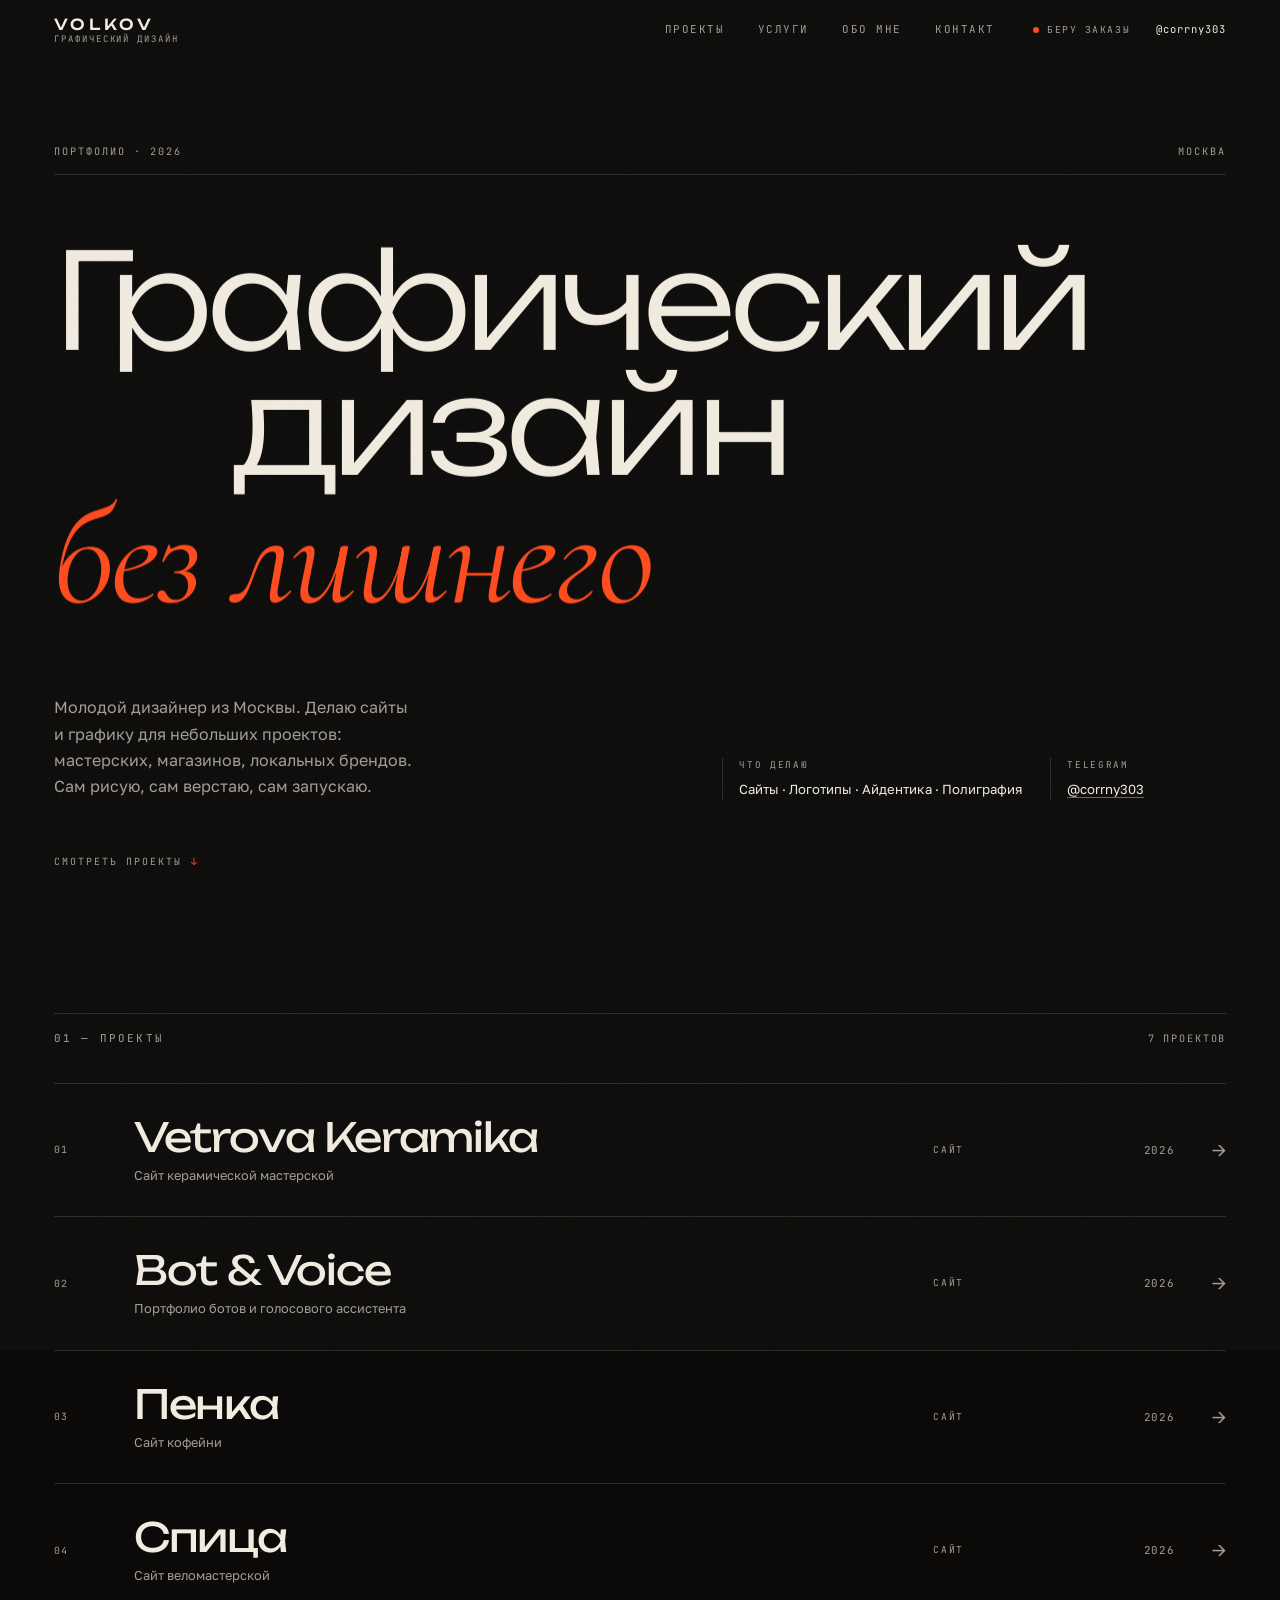
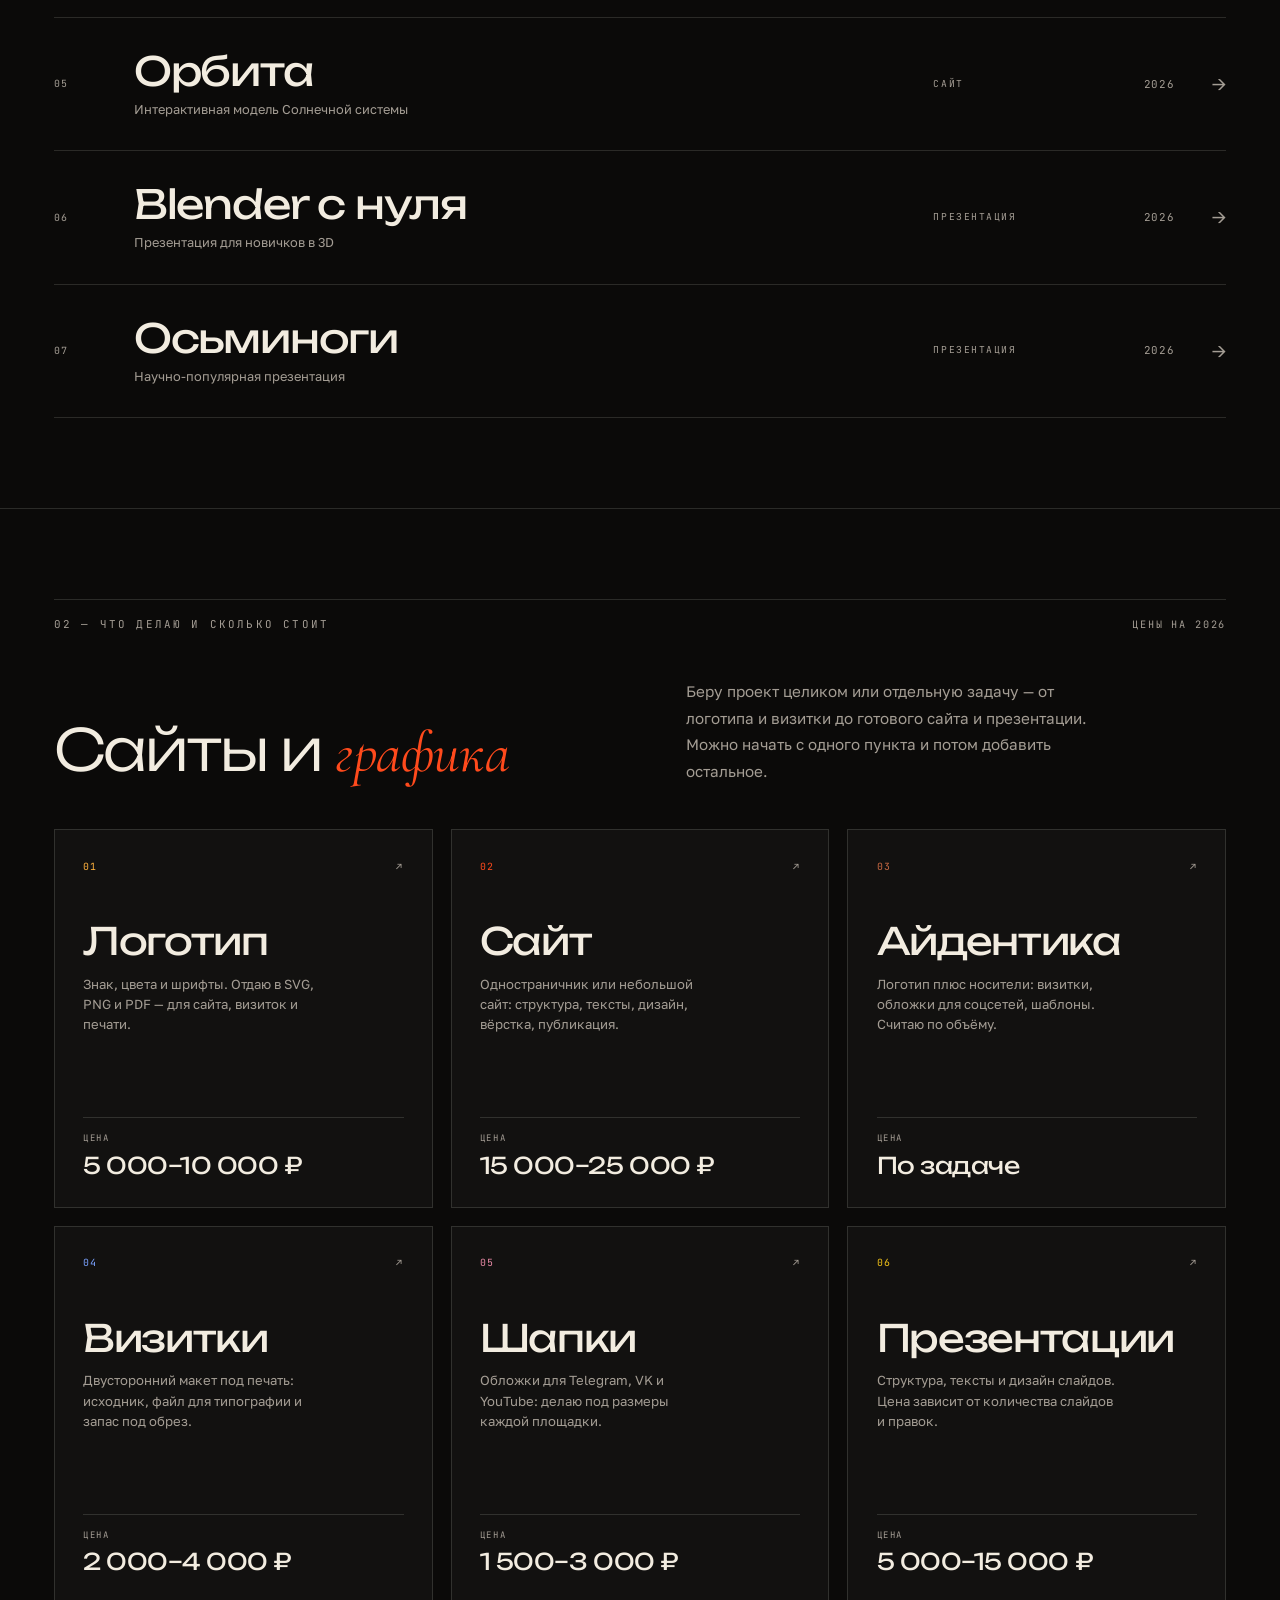
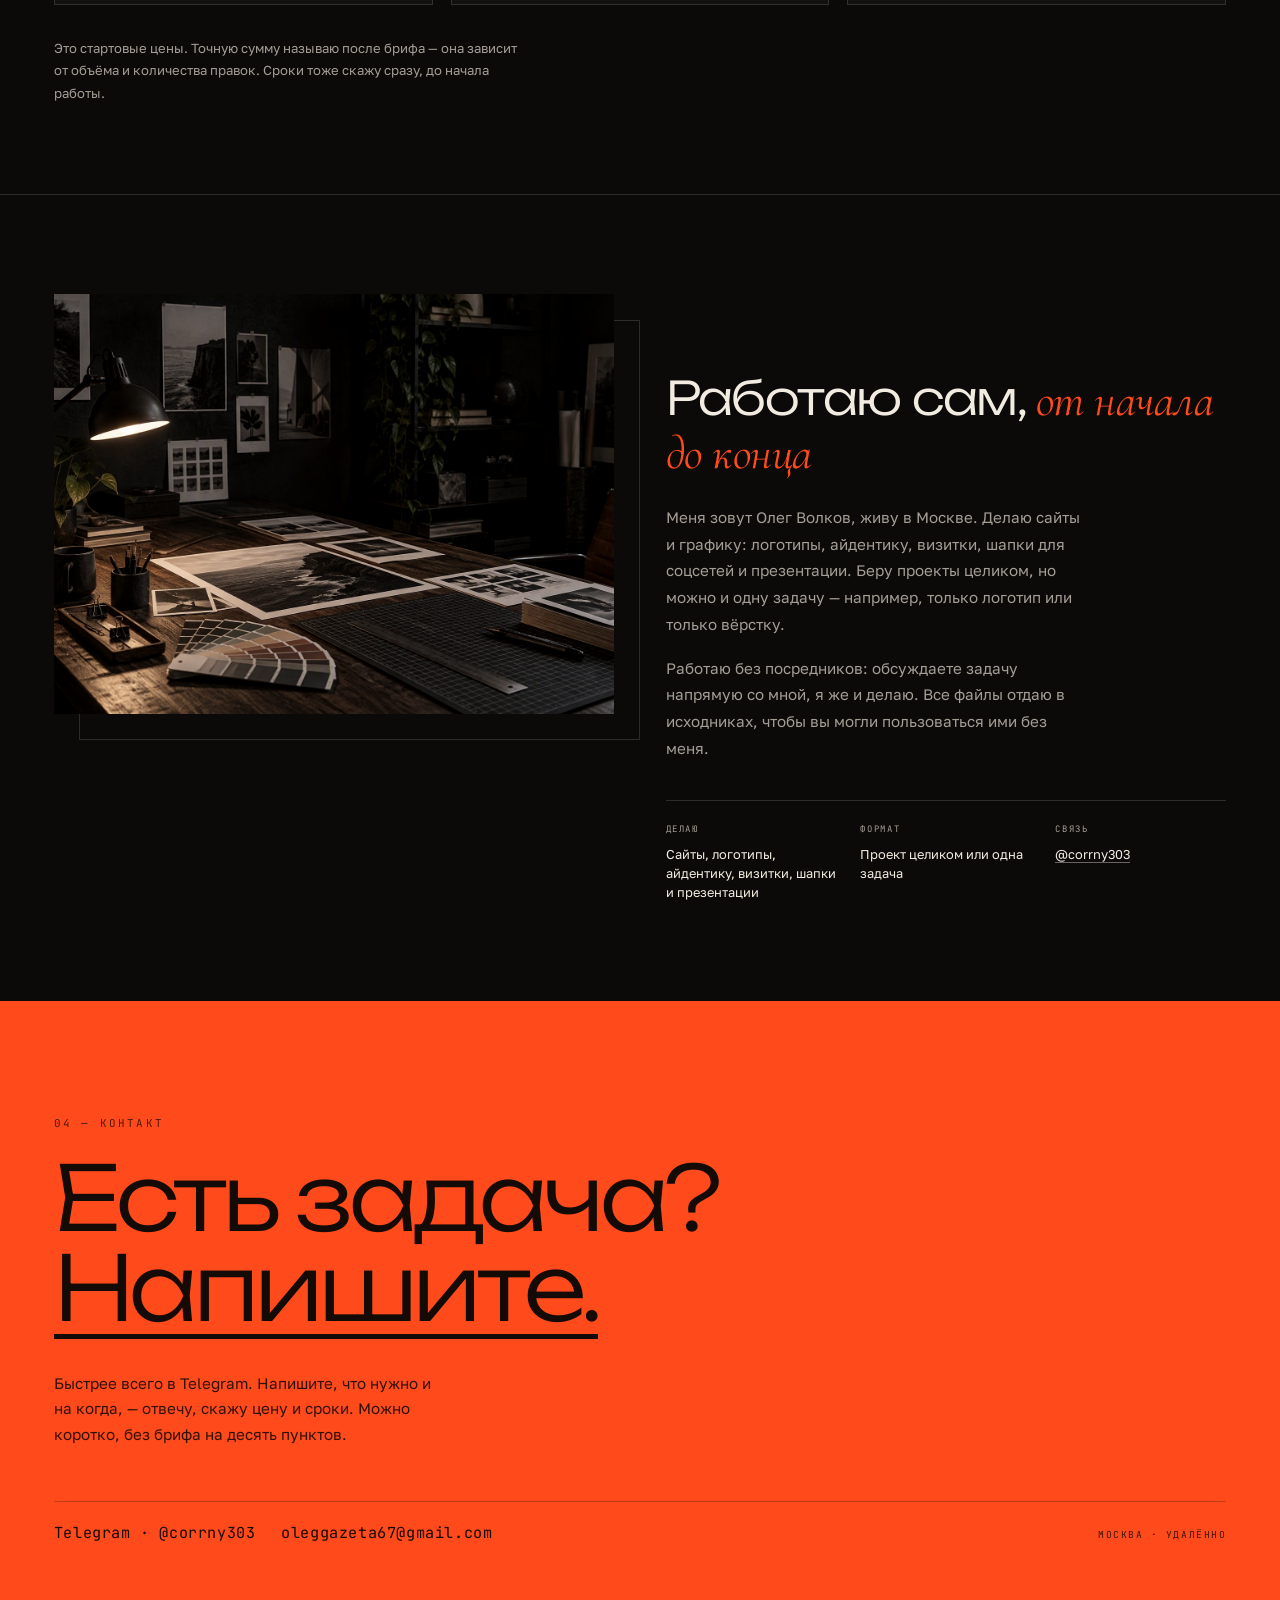
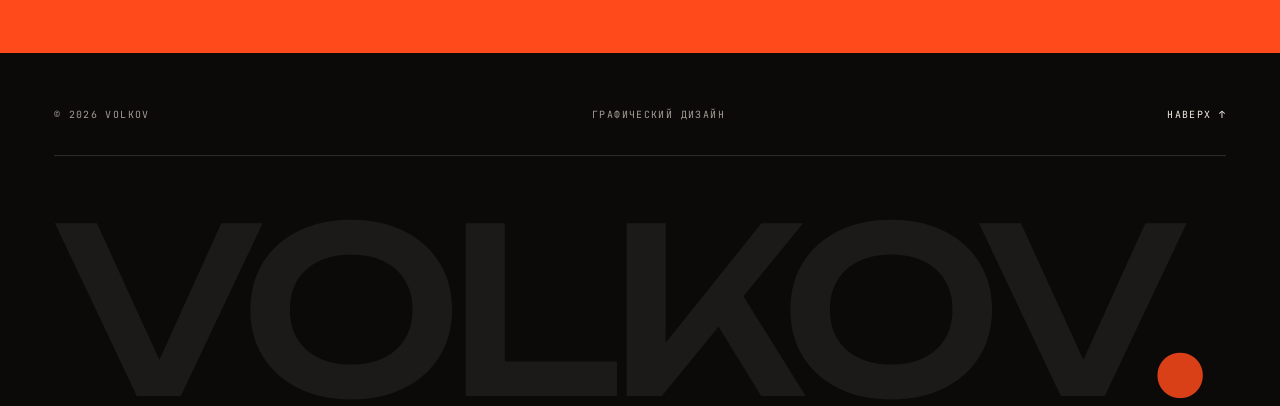
<file: index.html>
<!DOCTYPE html>
<html lang="ru">
<head>
  <meta charset="utf-8">
  <meta name="viewport" content="width=device-width, initial-scale=1">
  <title>Олег Волков — графический дизайн</title>
  <meta name="description" content="Олег Волков — молодой дизайнер из Москвы: делаю сайты и графику — логотипы, айдентику, визитки, шапки, презентации. Цены от 1 500 ₽. Telegram @corrny303.">
  <meta name="theme-color" content="#0b0a09">
  <meta property="og:title" content="Олег Волков — сайты и графика">
  <meta property="og:description" content="Молодой дизайнер из Москвы. Сайты, логотипы, айдентика, визитки, шапки и презентации. Цены и примеры работ.">
  <meta property="og:type" content="website">
  <meta property="og:image" content="https://oleggazeta67-alt.github.io/volkov/assets/keramika.jpg">
  <link rel="canonical" href="https://oleggazeta67-alt.github.io/volkov/">
  <link rel="icon" href="data:image/svg+xml,%3Csvg xmlns='http://www.w3.org/2000/svg' viewBox='0 0 64 64'%3E%3Crect width='64' height='64' fill='%230b0a09'/%3E%3Ctext x='32' y='46' font-family='Georgia,serif' font-size='38' font-weight='700' fill='%23ff4a1c' text-anchor='middle'%3EV%3C/text%3E%3C/svg%3E">
  <link rel="preconnect" href="https://fonts.googleapis.com">
  <link rel="preconnect" href="https://fonts.gstatic.com" crossorigin>
  <link href="https://fonts.googleapis.com/css2?family=Cormorant:ital,wght@0,400;0,500;1,400;1,500&family=Golos+Text:wght@400;500&family=JetBrains+Mono:wght@400;500&family=Unbounded:wght@300;400;500;700&display=swap" rel="stylesheet">
  <link rel="stylesheet" href="styles.css?v=be5c6a35">
  <script>document.documentElement.classList.add('js');</script>
  <script src="script.js?v=6efe247b" defer></script>
</head>
<body>
  <a class="skip" href="#projects">Перейти к проектам</a>
  <div class="grain" aria-hidden="true"></div>

  <header class="site-header" id="site-header">
    <a class="brand" href="#top" aria-label="Олег Волков — на главную">
      <span class="brand-name">VOLKOV</span>
      <span class="brand-sub">графический дизайн</span>
    </a>

    <nav class="nav" aria-label="Основная навигация">
      <a href="#projects">Проекты</a>
      <a href="#services">Услуги</a>
      <a href="#about">Обо мне</a>
      <a href="#contact">Контакт</a>
    </nav>

    <div class="header-side">
      <span class="status"><i aria-hidden="true"></i>беру заказы</span>
      <a class="header-mail" href="https://t.me/corrny303" target="_blank" rel="noopener">@corrny303</a>
    </div>

    <button class="menu-toggle" type="button" aria-expanded="false" aria-controls="mobile-menu">
      <span class="menu-toggle-label">Меню</span>
      <span class="menu-toggle-lines" aria-hidden="true"><i></i><i></i></span>
    </button>
  </header>

  <div class="mobile-menu" id="mobile-menu" role="dialog" aria-modal="true" aria-label="Меню" aria-hidden="true">
    <div class="mm-top">
      <span class="mm-brand">VOLKOV</span>
      <button class="mm-close" type="button" aria-label="Закрыть меню">×</button>
    </div>
    <nav class="mm-nav" aria-label="Мобильная навигация">
      <a href="#projects"><span>01</span>Проекты</a>
      <a href="#services"><span>02</span>Услуги</a>
      <a href="#about"><span>03</span>Обо мне</a>
      <a href="#contact"><span>04</span>Контакт</a>
    </nav>
    <div class="mm-foot">
      <a href="https://t.me/corrny303" target="_blank" rel="noopener">@corrny303</a>
      <a href="mailto:oleggazeta67@gmail.com">oleggazeta67@gmail.com</a>
      <p>Москва · удалённо</p>
    </div>
  </div>

  <main id="top">
    <section class="hero">
      <div class="hero-eyebrow">
        <span>Портфолио · 2026</span>
        <span>Москва</span>
      </div>

      <h1 class="hero-title">
        <span class="line"><span style="--d:.08s">Графический</span></span>
        <span class="line line-indent"><span style="--d:.18s">дизайн</span></span>
        <span class="line"><span style="--d:.28s"><em>без лишнего</em></span></span>
      </h1>

      <div class="hero-bottom">
        <p class="hero-lead">Молодой дизайнер из Москвы. Делаю сайты и графику для небольших проектов: мастерских, магазинов, локальных брендов. Сам рисую, сам верстаю, сам запускаю.</p>
        <dl class="hero-facts">
          <div>
            <dt>Что делаю</dt>
            <dd>Сайты · Логотипы · Айдентика · Полиграфия</dd>
          </div>
          <div>
            <dt>Telegram</dt>
            <dd><a class="tg-link" href="https://t.me/corrny303" target="_blank" rel="noopener">@corrny303</a></dd>
          </div>
        </dl>
      </div>

      <a class="hero-scroll" href="#projects">
        <span>Смотреть проекты</span>
        <span aria-hidden="true">↓</span>
      </a>
    </section>

    <section class="works" id="projects">
      <div class="section-head">
        <span class="section-label">01 — Проекты</span>
        <span class="works-count"><!-- COUNT:START -->7 проектов<!-- COUNT:END --></span>
      </div>

      <div class="works-list" id="works-list">
        <!-- PROJECTS:START -->
        <a class="work" href="work/vetrova-keramika/" data-preview="assets/keramika.jpg">
          <span class="work-index" aria-hidden="true">01</span>
          <span class="work-main">
            <span class="work-title">Vetrova Keramika</span>
            <span class="work-sub">Сайт керамической мастерской</span>
          </span>
          <span class="work-cat">Сайт</span>
          <span class="work-year">2026</span>
          <span class="work-arrow" aria-hidden="true">→</span>
        </a>
        <a class="work" href="work/bot-voice/" data-preview="assets/casebot.jpg">
          <span class="work-index" aria-hidden="true">02</span>
          <span class="work-main">
            <span class="work-title">Bot &amp; Voice</span>
            <span class="work-sub">Портфолио ботов и голосового ассистента</span>
          </span>
          <span class="work-cat">Сайт</span>
          <span class="work-year">2026</span>
          <span class="work-arrow" aria-hidden="true">→</span>
        </a>
        <a class="work" href="work/penka-coffee/" data-preview="assets/penka.jpg">
          <span class="work-index" aria-hidden="true">03</span>
          <span class="work-main">
            <span class="work-title">Пенка</span>
            <span class="work-sub">Сайт кофейни</span>
          </span>
          <span class="work-cat">Сайт</span>
          <span class="work-year">2026</span>
          <span class="work-arrow" aria-hidden="true">→</span>
        </a>
        <a class="work" href="work/spitsa-velo/" data-preview="assets/spitsa.jpg">
          <span class="work-index" aria-hidden="true">04</span>
          <span class="work-main">
            <span class="work-title">Спица</span>
            <span class="work-sub">Сайт веломастерской</span>
          </span>
          <span class="work-cat">Сайт</span>
          <span class="work-year">2026</span>
          <span class="work-arrow" aria-hidden="true">→</span>
        </a>
        <a class="work" href="work/orbita-solar/" data-preview="assets/orbita.jpg">
          <span class="work-index" aria-hidden="true">05</span>
          <span class="work-main">
            <span class="work-title">Орбита</span>
            <span class="work-sub">Интерактивная модель Солнечной системы</span>
          </span>
          <span class="work-cat">Сайт</span>
          <span class="work-year">2026</span>
          <span class="work-arrow" aria-hidden="true">→</span>
        </a>
        <a class="work" href="work/blender-s-nulya/" data-preview="assets/blender.jpg">
          <span class="work-index" aria-hidden="true">06</span>
          <span class="work-main">
            <span class="work-title">Blender с нуля</span>
            <span class="work-sub">Презентация для новичков в 3D</span>
          </span>
          <span class="work-cat">Презентация</span>
          <span class="work-year">2026</span>
          <span class="work-arrow" aria-hidden="true">→</span>
        </a>
        <a class="work" href="work/octopus/" data-preview="assets/octopus.jpg">
          <span class="work-index" aria-hidden="true">07</span>
          <span class="work-main">
            <span class="work-title">Осьминоги</span>
            <span class="work-sub">Научно-популярная презентация</span>
          </span>
          <span class="work-cat">Презентация</span>
          <span class="work-year">2026</span>
          <span class="work-arrow" aria-hidden="true">→</span>
        </a>
        <!-- PROJECTS:END -->
      </div>
    </section>

    <section class="services" id="services">
      <div class="section-head">
        <span class="section-label">02 — Что делаю и сколько стоит</span>
        <span class="works-count">Цены на 2026</span>
      </div>

      <div class="services-intro">
        <h2>Сайты и <em>графика</em></h2>
        <p>Беру проект целиком или отдельную задачу — от логотипа и визитки до готового сайта и презентации. Можно начать с одного пункта и потом добавить остальное.</p>
      </div>

      <ul class="service-grid">
        <li>
          <a class="service-card" href="#contact" style="--card-accent: #ffb23e">
            <span class="sc-top">
              <span class="sc-index" aria-hidden="true">01</span>
              <span class="sc-arrow" aria-hidden="true">↗</span>
            </span>
            <span class="sc-body">
              <span class="sc-title">Логотип</span>
              <span class="sc-desc">Знак, цвета и шрифты. Отдаю в SVG, PNG и PDF — для сайта, визиток и печати.</span>
            </span>
            <span class="sc-price">
              <span class="sc-price-label">Цена</span>
              <span class="sc-price-value">5 000–10 000 ₽</span>
            </span>
          </a>
        </li>
        <li>
          <a class="service-card" href="#contact" style="--card-accent: #ff4a1c">
            <span class="sc-top">
              <span class="sc-index" aria-hidden="true">02</span>
              <span class="sc-arrow" aria-hidden="true">↗</span>
            </span>
            <span class="sc-body">
              <span class="sc-title">Сайт</span>
              <span class="sc-desc">Одностраничник или небольшой сайт: структура, тексты, дизайн, вёрстка, публикация.</span>
            </span>
            <span class="sc-price">
              <span class="sc-price-label">Цена</span>
              <span class="sc-price-value">15 000–25 000 ₽</span>
            </span>
          </a>
        </li>
        <li>
          <a class="service-card" href="#contact" style="--card-accent: #c96a43">
            <span class="sc-top">
              <span class="sc-index" aria-hidden="true">03</span>
              <span class="sc-arrow" aria-hidden="true">↗</span>
            </span>
            <span class="sc-body">
              <span class="sc-title">Айдентика</span>
              <span class="sc-desc">Логотип плюс носители: визитки, обложки для соцсетей, шаблоны. Считаю по объёму.</span>
            </span>
            <span class="sc-price">
              <span class="sc-price-label">Цена</span>
              <span class="sc-price-value">По задаче</span>
            </span>
          </a>
        </li>
        <li>
          <a class="service-card" href="#contact" style="--card-accent: #7aa2ff">
            <span class="sc-top">
              <span class="sc-index" aria-hidden="true">04</span>
              <span class="sc-arrow" aria-hidden="true">↗</span>
            </span>
            <span class="sc-body">
              <span class="sc-title">Визитки</span>
              <span class="sc-desc">Двусторонний макет под печать: исходник, файл для типографии и запас под обрез.</span>
            </span>
            <span class="sc-price">
              <span class="sc-price-label">Цена</span>
              <span class="sc-price-value">2 000–4 000 ₽</span>
            </span>
          </a>
        </li>
        <li>
          <a class="service-card" href="#contact" style="--card-accent: #e98aa6">
            <span class="sc-top">
              <span class="sc-index" aria-hidden="true">05</span>
              <span class="sc-arrow" aria-hidden="true">↗</span>
            </span>
            <span class="sc-body">
              <span class="sc-title">Шапки</span>
              <span class="sc-desc">Обложки для Telegram, VK и YouTube: делаю под размеры каждой площадки.</span>
            </span>
            <span class="sc-price">
              <span class="sc-price-label">Цена</span>
              <span class="sc-price-value">1 500–3 000 ₽</span>
            </span>
          </a>
        </li>
        <li>
          <a class="service-card" href="#contact" style="--card-accent: #f2c318">
            <span class="sc-top">
              <span class="sc-index" aria-hidden="true">06</span>
              <span class="sc-arrow" aria-hidden="true">↗</span>
            </span>
            <span class="sc-body">
              <span class="sc-title">Презентации</span>
              <span class="sc-desc">Структура, тексты и дизайн слайдов. Цена зависит от количества слайдов и правок.</span>
            </span>
            <span class="sc-price">
              <span class="sc-price-label">Цена</span>
              <span class="sc-price-value">5 000–15 000 ₽</span>
            </span>
          </a>
        </li>
      </ul>

      <p class="services-note">Это стартовые цены. Точную сумму называю после брифа — она зависит от объёма и количества правок. Сроки тоже скажу сразу, до начала работы.</p>
    </section>

    <section class="about" id="about">
      <figure class="about-media reveal">
        <img src="assets/studio.jpg" width="1536" height="1024" alt="Рабочий стол дизайнера с макетами, выкрасками и лампой" loading="lazy">
      </figure>

      <div class="about-text">
        <span class="section-label reveal">03 — Обо мне</span>
        <h2 class="reveal">Работаю сам, <em>от начала до конца</em></h2>
        <p class="reveal">Меня зовут Олег Волков, живу в Москве. Делаю сайты и графику: логотипы, айдентику, визитки, шапки для соцсетей и презентации. Беру проекты целиком, но можно и одну задачу — например, только логотип или только вёрстку.</p>
        <p class="reveal">Работаю без посредников: обсуждаете задачу напрямую со мной, я же и делаю. Все файлы отдаю в исходниках, чтобы вы могли пользоваться ими без меня.</p>

        <dl class="about-facts reveal">
          <div>
            <dt>Делаю</dt>
            <dd>Сайты, логотипы, айдентику, визитки, шапки и презентации</dd>
          </div>
          <div>
            <dt>Формат</dt>
            <dd>Проект целиком или одна задача</dd>
          </div>
          <div>
            <dt>Связь</dt>
            <dd><a class="tg-link" href="https://t.me/corrny303" target="_blank" rel="noopener">@corrny303</a></dd>
          </div>
        </dl>
      </div>
    </section>

    <section class="contact" id="contact">
      <span class="section-label">04 — Контакт</span>
      <h2>Есть задача?<br><a href="https://t.me/corrny303" target="_blank" rel="noopener">Напишите.</a></h2>
      <p class="contact-note">Быстрее всего в Telegram. Напишите, что нужно и на когда, — отвечу, скажу цену и сроки. Можно коротко, без брифа на десять пунктов.</p>
      <div class="contact-row">
        <div class="contact-links">
          <a class="contact-mail" href="https://t.me/corrny303" target="_blank" rel="noopener">Telegram · @corrny303</a>
          <a class="contact-mail" href="mailto:oleggazeta67@gmail.com">oleggazeta67@gmail.com</a>
        </div>
        <span class="contact-place">Москва · удалённо</span>
      </div>
    </section>
  </main>

  <footer class="footer">
    <div class="footer-top">
      <span>© 2026 VOLKOV</span>
      <span>Графический дизайн</span>
      <a href="#top">Наверх ↑</a>
    </div>
    <div class="footer-word" aria-hidden="true">VOLKOV<span>.</span></div>
  </footer>

  <div class="project-preview" aria-hidden="true">
    <img alt="" width="480" height="360">
  </div>
</body>
</html>
</file>
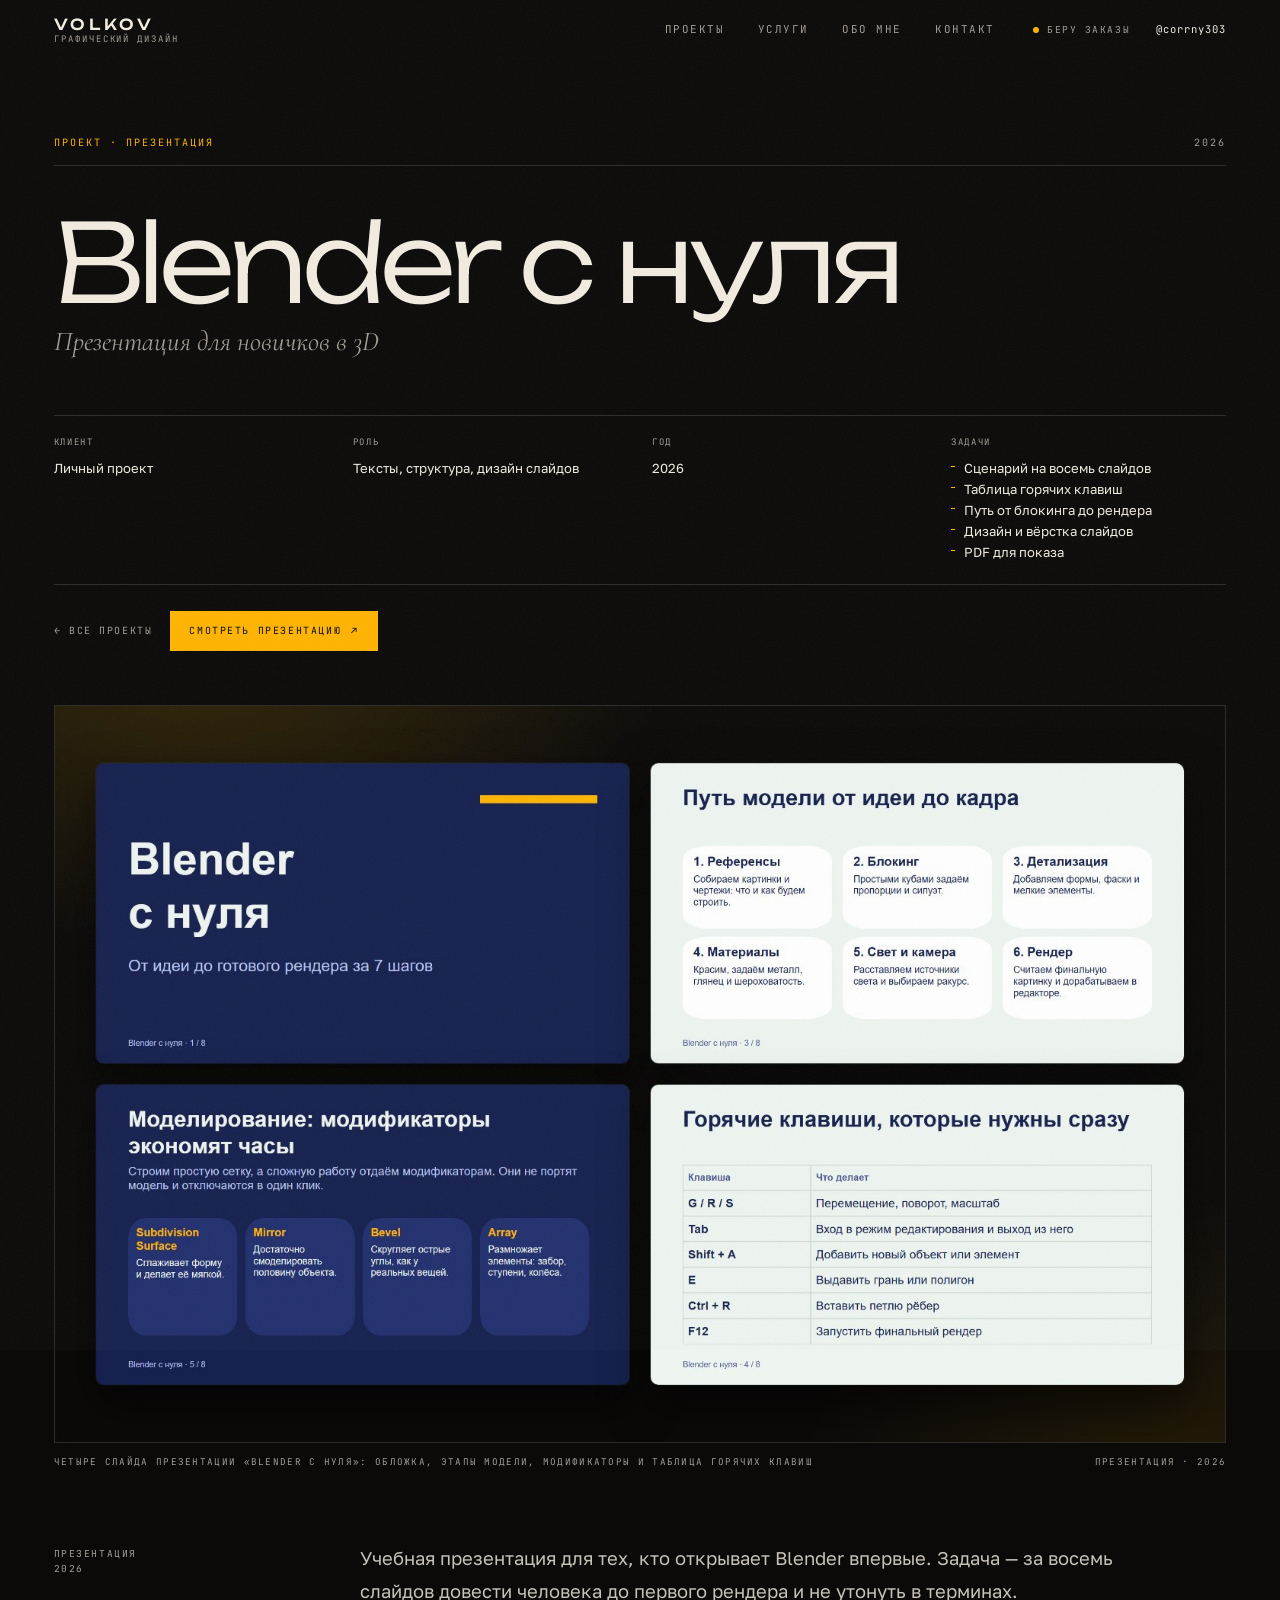
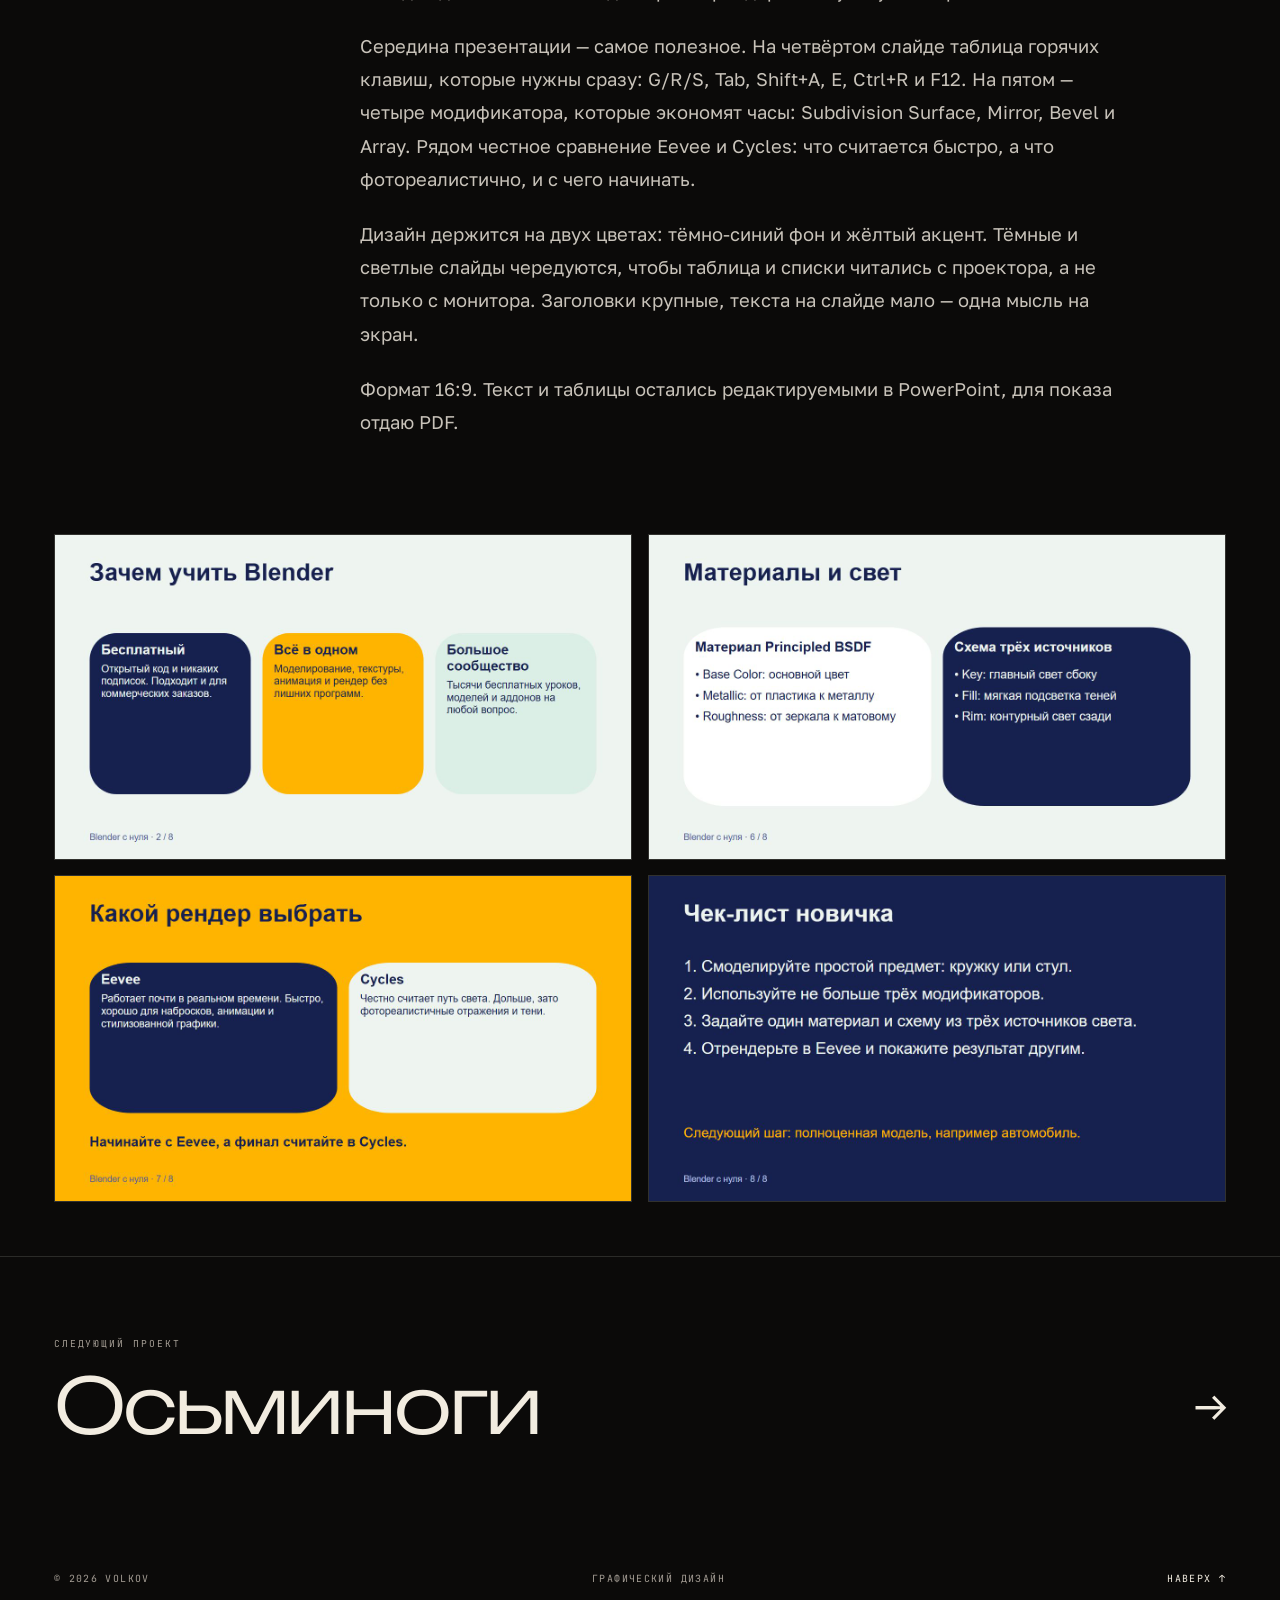
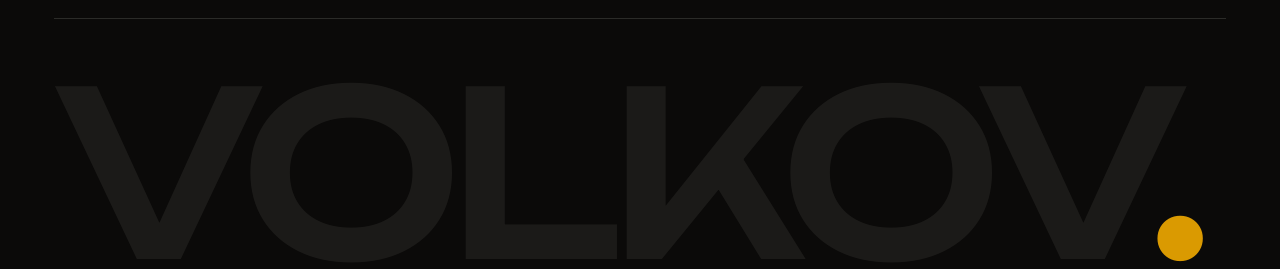
<file: work/blender-s-nulya/index.html>
<!DOCTYPE html>
<html lang="ru">
<head>
  <meta charset="utf-8">
  <meta name="viewport" content="width=device-width, initial-scale=1">
  <title>Blender с нуля — Олег Волков</title>
  <meta name="description" content="Презентация для новичков в 3D. Восемь слайдов: референсы, блокинг, модификаторы, свет и первый рендер.">
  <meta name="theme-color" content="#0b0a09">
  <meta property="og:title" content="Blender с нуля — Олег Волков">
  <meta property="og:description" content="Презентация для новичков в 3D. Восемь слайдов: референсы, блокинг, модификаторы, свет и первый рендер.">
  <meta property="og:type" content="article">
  <meta property="og:image" content="https://oleggazeta67-alt.github.io/volkov/assets/blender.jpg">
  <link rel="canonical" href="https://oleggazeta67-alt.github.io/volkov/work/blender-s-nulya/">
  <link rel="icon" href="data:image/svg+xml,%3Csvg xmlns='http://www.w3.org/2000/svg' viewBox='0 0 64 64'%3E%3Crect width='64' height='64' fill='%230b0a09'/%3E%3Ctext x='32' y='46' font-family='Georgia,serif' font-size='38' font-weight='700' fill='%23ff4a1c' text-anchor='middle'%3EV%3C/text%3E%3C/svg%3E">
  <link rel="preconnect" href="https://fonts.googleapis.com">
  <link rel="preconnect" href="https://fonts.gstatic.com" crossorigin>
  <link href="https://fonts.googleapis.com/css2?family=Cormorant:ital,wght@0,400;0,500;1,400;1,500&family=Golos+Text:wght@400;500&family=JetBrains+Mono:wght@400;500&family=Unbounded:wght@300;400;500;700&display=swap" rel="stylesheet">
  <link rel="stylesheet" href="../../styles.css?v=be5c6a35">
  <script>document.documentElement.classList.add('js');</script>
  <script src="../../script.js?v=6efe247b" defer></script>
</head>
<body class="project-page" style="--accent: #ffb400">
  <a class="skip" href="#main">Перейти к содержанию</a>
  <div class="grain" aria-hidden="true"></div>

  <header class="site-header" id="site-header">
    <a class="brand" href="../../index.html" aria-label="Олег Волков — на главную">
      <span class="brand-name">VOLKOV</span>
      <span class="brand-sub">графический дизайн</span>
    </a>

    <nav class="nav" aria-label="Основная навигация">
      <a href="../../index.html#projects">Проекты</a>
      <a href="../../index.html#services">Услуги</a>
      <a href="../../index.html#about">Обо мне</a>
      <a href="../../index.html#contact">Контакт</a>
    </nav>

    <div class="header-side">
      <span class="status"><i aria-hidden="true"></i>беру заказы</span>
      <a class="header-mail" href="https://t.me/corrny303" target="_blank" rel="noopener">@corrny303</a>
    </div>

    <button class="menu-toggle" type="button" aria-expanded="false" aria-controls="mobile-menu">
      <span class="menu-toggle-label">Меню</span>
      <span class="menu-toggle-lines" aria-hidden="true"><i></i><i></i></span>
    </button>
  </header>

  <div class="mobile-menu" id="mobile-menu" role="dialog" aria-modal="true" aria-label="Меню" aria-hidden="true">
    <div class="mm-top">
      <span class="mm-brand">VOLKOV</span>
      <button class="mm-close" type="button" aria-label="Закрыть меню">×</button>
    </div>
    <nav class="mm-nav" aria-label="Мобильная навигация">
      <a href="../../index.html#projects"><span>01</span>Проекты</a>
      <a href="../../index.html#services"><span>02</span>Услуги</a>
      <a href="../../index.html#about"><span>03</span>Обо мне</a>
      <a href="../../index.html#contact"><span>04</span>Контакт</a>
    </nav>
    <div class="mm-foot">
      <a href="https://t.me/corrny303" target="_blank" rel="noopener">@corrny303</a>
      <a href="mailto:oleggazeta67@gmail.com">oleggazeta67@gmail.com</a>
      <p>Москва · удалённо</p>
    </div>
  </div>

  <main id="main">
    <section class="p-hero">
      <div class="p-kicker">
        <span class="p-cat">Проект · Презентация</span>
        <span>2026</span>
      </div>

      <h1 class="p-title">Blender с нуля</h1>
      <p class="p-sub">Презентация для новичков в 3D</p>

      <dl class="p-meta">
        <div>
          <dt>Клиент</dt>
          <dd>Личный проект</dd>
        </div>
        <div>
          <dt>Роль</dt>
          <dd>Тексты, структура, дизайн слайдов</dd>
        </div>
        <div>
          <dt>Год</dt>
          <dd>2026</dd>
        </div>
        <div>
          <dt>Задачи</dt>
          <dd>
            <ul>
            <li>Сценарий на восемь слайдов</li>
            <li>Таблица горячих клавиш</li>
            <li>Путь от блокинга до рендера</li>
            <li>Дизайн и вёрстка слайдов</li>
            <li>PDF для показа</li>
            </ul>
          </dd>
        </div>
      </dl>

      <div class="p-actions">
        <a class="p-back" href="../../index.html#projects">← Все проекты</a>
        <a class="p-site" href="../../assets/blender.pdf" target="_blank" rel="noopener">Смотреть презентацию <span aria-hidden="true">↗</span></a>
      </div>
    </section>

    <figure class="p-cover">
      <img src="../../assets/blender.jpg" width="1536" height="1024" alt="Четыре слайда презентации «Blender с нуля»: обложка, этапы модели, модификаторы и таблица горячих клавиш" fetchpriority="high">
      <figcaption class="p-caption">
        <span>Четыре слайда презентации «Blender с нуля»: обложка, этапы модели, модификаторы и таблица горячих клавиш</span>
        <span>Презентация · 2026</span>
      </figcaption>
    </figure>

    <section class="p-body">
      <aside class="p-body-aside">
        Презентация<br>2026
      </aside>
      <div class="p-body-inner">
        <p>Учебная презентация для тех, кто открывает Blender впервые. Задача — за восемь слайдов довести человека до первого рендера и не утонуть в терминах.</p>
        <p>Середина презентации — самое полезное. На четвёртом слайде таблица горячих клавиш, которые нужны сразу: G/R/S, Tab, Shift+A, E, Ctrl+R и F12. На пятом — четыре модификатора, которые экономят часы: Subdivision Surface, Mirror, Bevel и Array. Рядом честное сравнение Eevee и Cycles: что считается быстро, а что фотореалистично, и с чего начинать.</p>
        <p>Дизайн держится на двух цветах: тёмно-синий фон и жёлтый акцент. Тёмные и светлые слайды чередуются, чтобы таблица и списки читались с проектора, а не только с монитора. Заголовки крупные, текста на слайде мало — одна мысль на экран.</p>
        <p>Формат 16:9. Текст и таблицы остались редактируемыми в PowerPoint, для показа отдаю PDF.</p>
      </div>
    </section>

    <section class="p-gallery" aria-label="Слайды презентации">
      <figure>
        <img src="../../assets/slides/blender-2.jpg" width="1280" height="720" alt="Слайд «Зачем учить Blender»: три карточки — бесплатный, всё в одном, большое сообщество" loading="lazy">
      </figure>
      <figure>
        <img src="../../assets/slides/blender-6.jpg" width="1280" height="720" alt="Слайд «Материалы и свет»: настройки Principled BSDF и схема из трёх источников" loading="lazy">
      </figure>
      <figure>
        <img src="../../assets/slides/blender-7.jpg" width="1280" height="720" alt="Слайд «Какой рендер выбрать»: сравнение Eevee и Cycles" loading="lazy">
      </figure>
      <figure>
        <img src="../../assets/slides/blender-8.jpg" width="1280" height="720" alt="Слайд «Чек-лист новичка»: четыре пункта от простой кружки до первой модели автомобиля" loading="lazy">
      </figure>
    </section>

    <a class="p-next" href="../octopus/">
      <span class="p-next-label">Следующий проект</span>
      <span class="p-next-title">
        <span>Осьминоги</span>
        <span aria-hidden="true">→</span>
      </span>
    </a>
  </main>

  <footer class="footer">
    <div class="footer-top">
      <span>© 2026 VOLKOV</span>
      <span>Графический дизайн</span>
      <a href="#main">Наверх ↑</a>
    </div>
    <div class="footer-word" aria-hidden="true">VOLKOV<span>.</span></div>
  </footer>
</body>
</html>
</file>
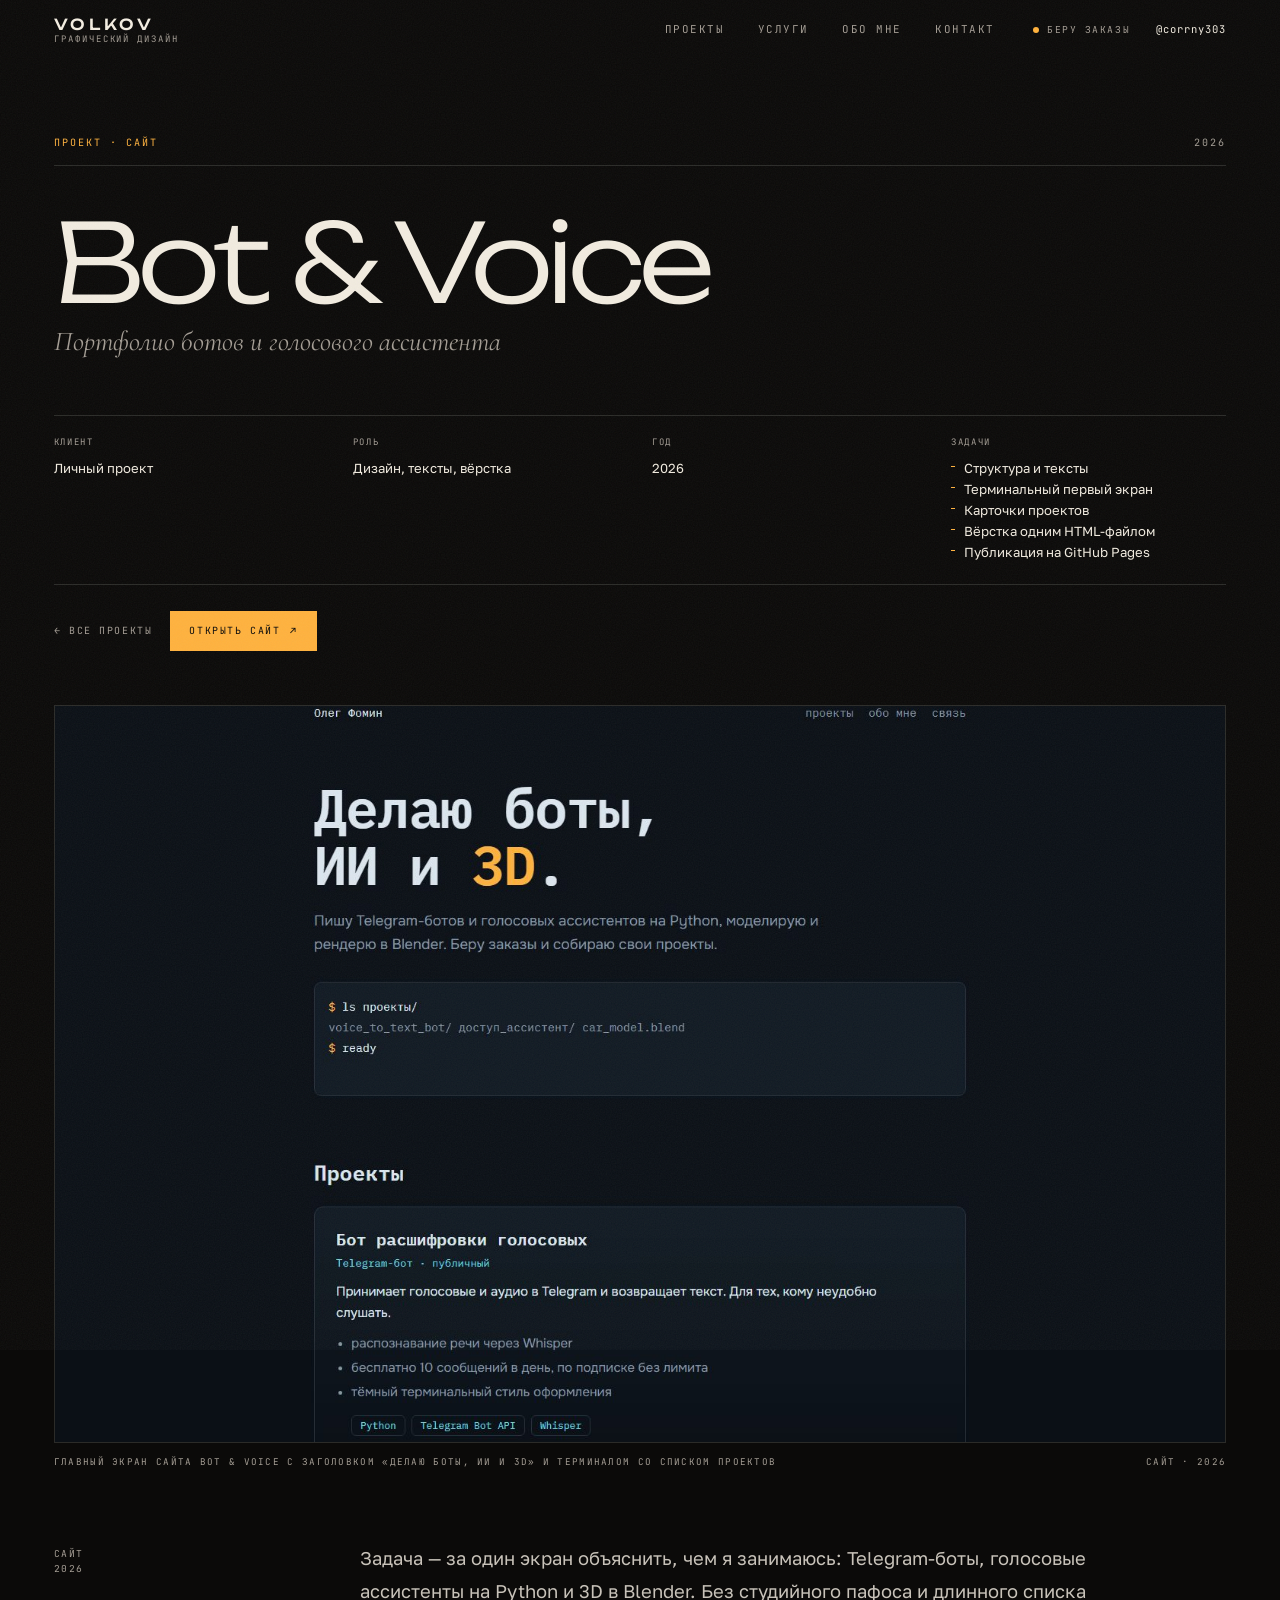
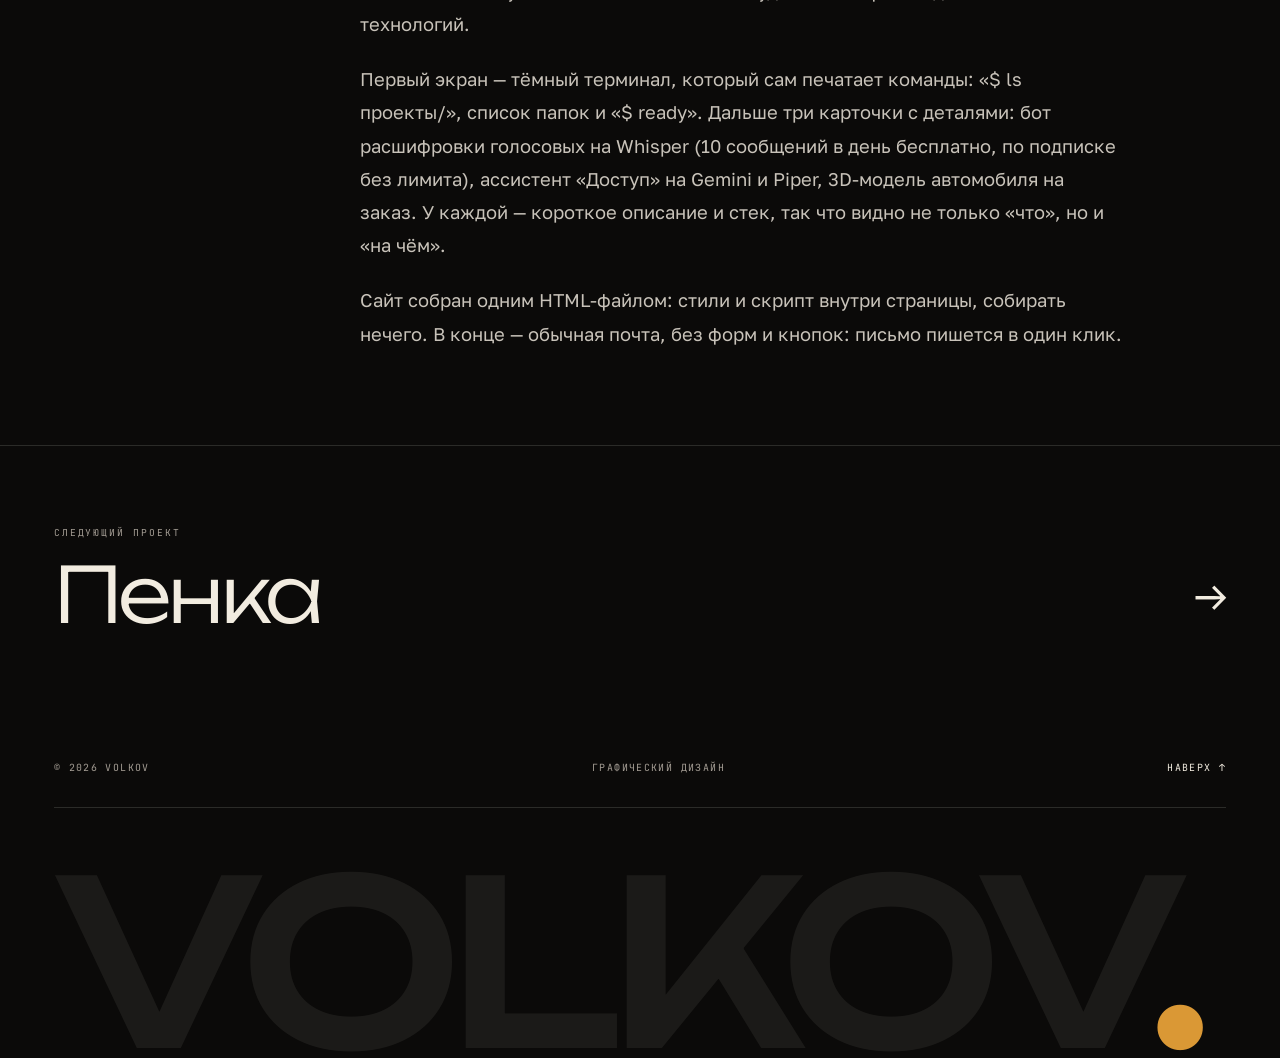
<file: work/bot-voice/index.html>
<!DOCTYPE html>
<html lang="ru">
<head>
  <meta charset="utf-8">
  <meta name="viewport" content="width=device-width, initial-scale=1">
  <title>Bot &amp; Voice — Олег Волков</title>
  <meta name="description" content="Портфолио ботов и голосового ассистента. Терминал на первом экране, три проекта с деталями и почта вместо форм.">
  <meta name="theme-color" content="#0b0a09">
  <meta property="og:title" content="Bot &amp; Voice — Олег Волков">
  <meta property="og:description" content="Портфолио ботов и голосового ассистента. Терминал на первом экране, три проекта с деталями и почта вместо форм.">
  <meta property="og:type" content="article">
  <meta property="og:image" content="https://oleggazeta67-alt.github.io/volkov/assets/casebot.jpg">
  <link rel="canonical" href="https://oleggazeta67-alt.github.io/volkov/work/bot-voice/">
  <link rel="icon" href="data:image/svg+xml,%3Csvg xmlns='http://www.w3.org/2000/svg' viewBox='0 0 64 64'%3E%3Crect width='64' height='64' fill='%230b0a09'/%3E%3Ctext x='32' y='46' font-family='Georgia,serif' font-size='38' font-weight='700' fill='%23ff4a1c' text-anchor='middle'%3EV%3C/text%3E%3C/svg%3E">
  <link rel="preconnect" href="https://fonts.googleapis.com">
  <link rel="preconnect" href="https://fonts.gstatic.com" crossorigin>
  <link href="https://fonts.googleapis.com/css2?family=Cormorant:ital,wght@0,400;0,500;1,400;1,500&family=Golos+Text:wght@400;500&family=JetBrains+Mono:wght@400;500&family=Unbounded:wght@300;400;500;700&display=swap" rel="stylesheet">
  <link rel="stylesheet" href="../../styles.css?v=be5c6a35">
  <script>document.documentElement.classList.add('js');</script>
  <script src="../../script.js?v=6efe247b" defer></script>
</head>
<body class="project-page" style="--accent: #ffb23e">
  <a class="skip" href="#main">Перейти к содержанию</a>
  <div class="grain" aria-hidden="true"></div>

  <header class="site-header" id="site-header">
    <a class="brand" href="../../index.html" aria-label="Олег Волков — на главную">
      <span class="brand-name">VOLKOV</span>
      <span class="brand-sub">графический дизайн</span>
    </a>

    <nav class="nav" aria-label="Основная навигация">
      <a href="../../index.html#projects">Проекты</a>
      <a href="../../index.html#services">Услуги</a>
      <a href="../../index.html#about">Обо мне</a>
      <a href="../../index.html#contact">Контакт</a>
    </nav>

    <div class="header-side">
      <span class="status"><i aria-hidden="true"></i>беру заказы</span>
      <a class="header-mail" href="https://t.me/corrny303" target="_blank" rel="noopener">@corrny303</a>
    </div>

    <button class="menu-toggle" type="button" aria-expanded="false" aria-controls="mobile-menu">
      <span class="menu-toggle-label">Меню</span>
      <span class="menu-toggle-lines" aria-hidden="true"><i></i><i></i></span>
    </button>
  </header>

  <div class="mobile-menu" id="mobile-menu" role="dialog" aria-modal="true" aria-label="Меню" aria-hidden="true">
    <div class="mm-top">
      <span class="mm-brand">VOLKOV</span>
      <button class="mm-close" type="button" aria-label="Закрыть меню">×</button>
    </div>
    <nav class="mm-nav" aria-label="Мобильная навигация">
      <a href="../../index.html#projects"><span>01</span>Проекты</a>
      <a href="../../index.html#services"><span>02</span>Услуги</a>
      <a href="../../index.html#about"><span>03</span>Обо мне</a>
      <a href="../../index.html#contact"><span>04</span>Контакт</a>
    </nav>
    <div class="mm-foot">
      <a href="https://t.me/corrny303" target="_blank" rel="noopener">@corrny303</a>
      <a href="mailto:oleggazeta67@gmail.com">oleggazeta67@gmail.com</a>
      <p>Москва · удалённо</p>
    </div>
  </div>

  <main id="main">
    <section class="p-hero">
      <div class="p-kicker">
        <span class="p-cat">Проект · Сайт</span>
        <span>2026</span>
      </div>

      <h1 class="p-title">Bot &amp; Voice</h1>
      <p class="p-sub">Портфолио ботов и голосового ассистента</p>

      <dl class="p-meta">
        <div>
          <dt>Клиент</dt>
          <dd>Личный проект</dd>
        </div>
        <div>
          <dt>Роль</dt>
          <dd>Дизайн, тексты, вёрстка</dd>
        </div>
        <div>
          <dt>Год</dt>
          <dd>2026</dd>
        </div>
        <div>
          <dt>Задачи</dt>
          <dd>
            <ul>
            <li>Структура и тексты</li>
            <li>Терминальный первый экран</li>
            <li>Карточки проектов</li>
            <li>Вёрстка одним HTML-файлом</li>
            <li>Публикация на GitHub Pages</li>
            </ul>
          </dd>
        </div>
      </dl>

      <div class="p-actions">
        <a class="p-back" href="../../index.html#projects">← Все проекты</a>
        <a class="p-site" href="https://oleggazeta67-alt.github.io/casebotvoicedesign/" target="_blank" rel="noopener">Открыть сайт <span aria-hidden="true">↗</span></a>
      </div>
    </section>

    <figure class="p-cover">
      <img src="../../assets/casebot.jpg" width="1536" height="1024" alt="Главный экран сайта Bot &amp; Voice с заголовком «Делаю боты, ИИ и 3D» и терминалом со списком проектов" fetchpriority="high">
      <figcaption class="p-caption">
        <span>Главный экран сайта Bot &amp; Voice с заголовком «Делаю боты, ИИ и 3D» и терминалом со списком проектов</span>
        <span>Сайт · 2026</span>
      </figcaption>
    </figure>

    <section class="p-body">
      <aside class="p-body-aside">
        Сайт<br>2026
      </aside>
      <div class="p-body-inner">
        <p>Задача — за один экран объяснить, чем я занимаюсь: Telegram-боты, голосовые ассистенты на Python и 3D в Blender. Без студийного пафоса и длинного списка технологий.</p>
        <p>Первый экран — тёмный терминал, который сам печатает команды: «$ ls проекты/», список папок и «$ ready». Дальше три карточки с деталями: бот расшифровки голосовых на Whisper (10 сообщений в день бесплатно, по подписке без лимита), ассистент «Доступ» на Gemini и Piper, 3D-модель автомобиля на заказ. У каждой — короткое описание и стек, так что видно не только «что», но и «на чём».</p>
        <p>Сайт собран одним HTML-файлом: стили и скрипт внутри страницы, собирать нечего. В конце — обычная почта, без форм и кнопок: письмо пишется в один клик.</p>
      </div>
    </section>

    <a class="p-next" href="../penka-coffee/">
      <span class="p-next-label">Следующий проект</span>
      <span class="p-next-title">
        <span>Пенка</span>
        <span aria-hidden="true">→</span>
      </span>
    </a>
  </main>

  <footer class="footer">
    <div class="footer-top">
      <span>© 2026 VOLKOV</span>
      <span>Графический дизайн</span>
      <a href="#main">Наверх ↑</a>
    </div>
    <div class="footer-word" aria-hidden="true">VOLKOV<span>.</span></div>
  </footer>
</body>
</html>
</file>
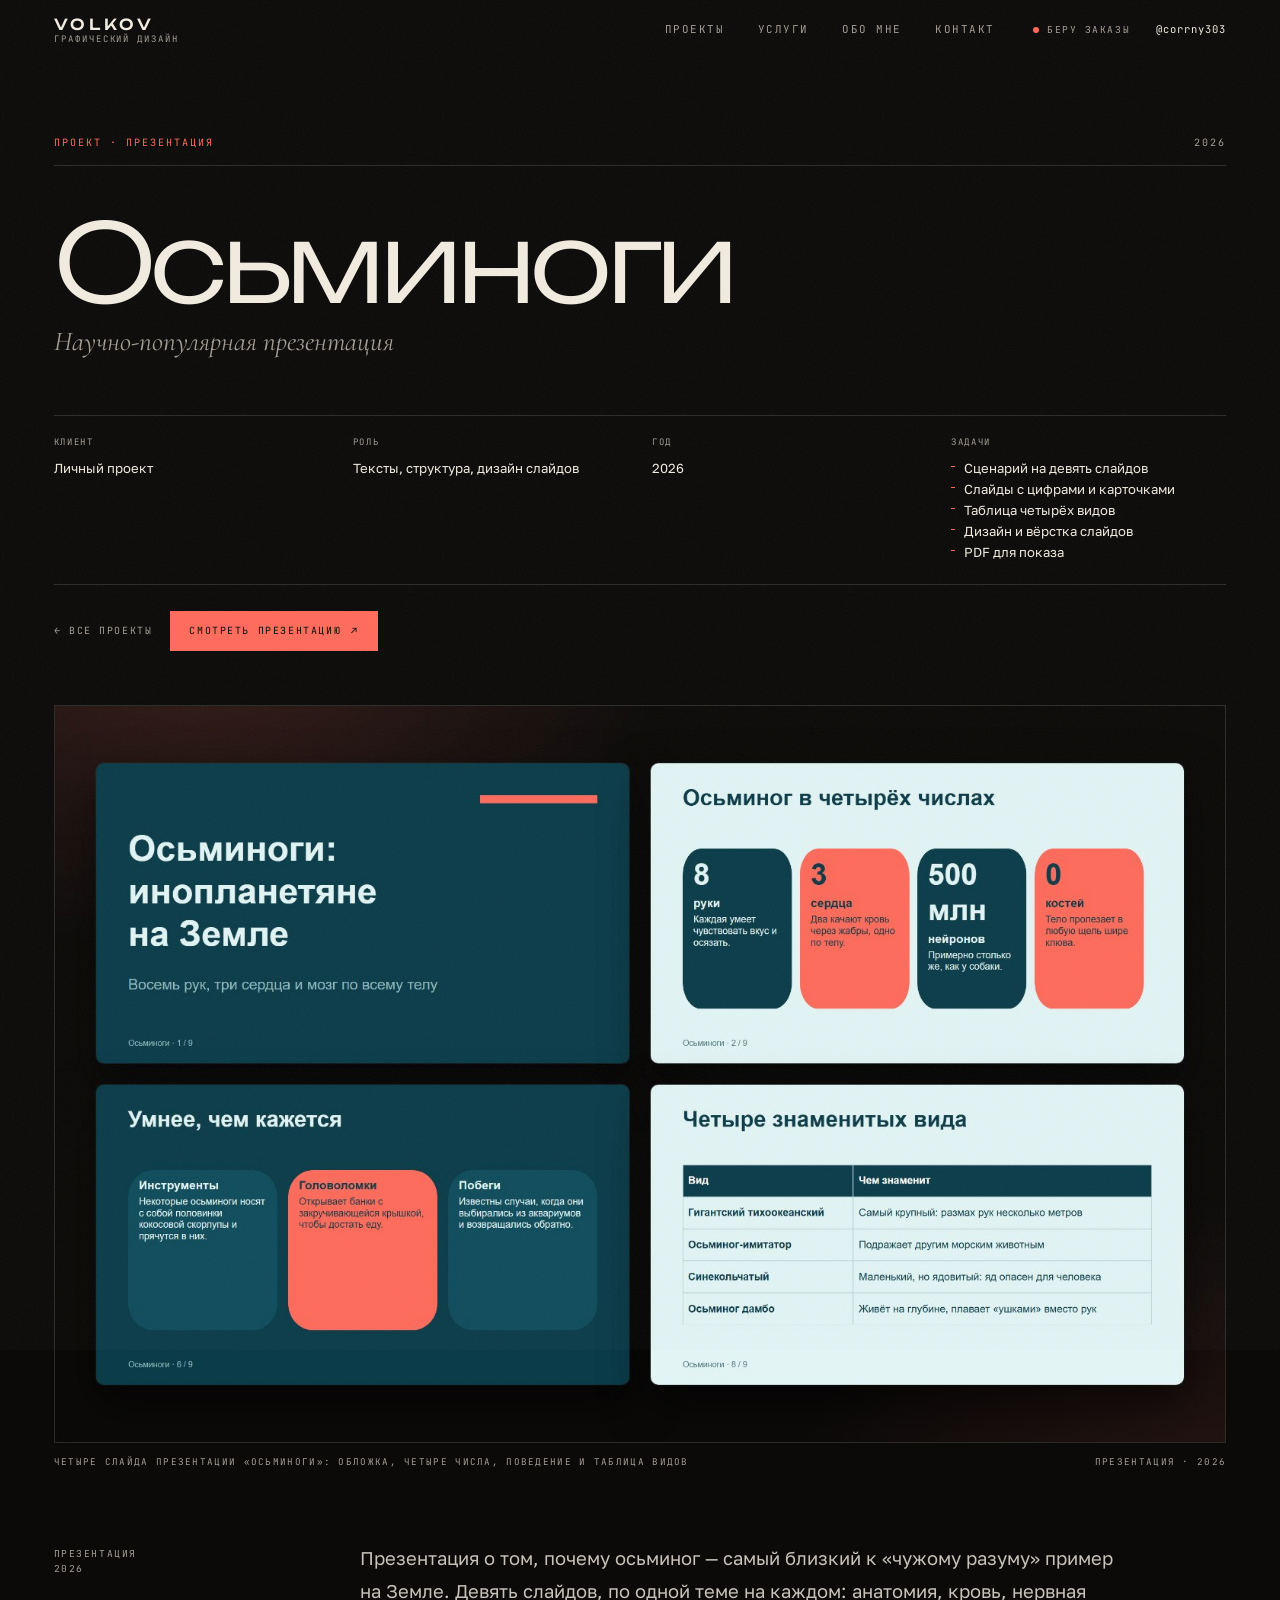
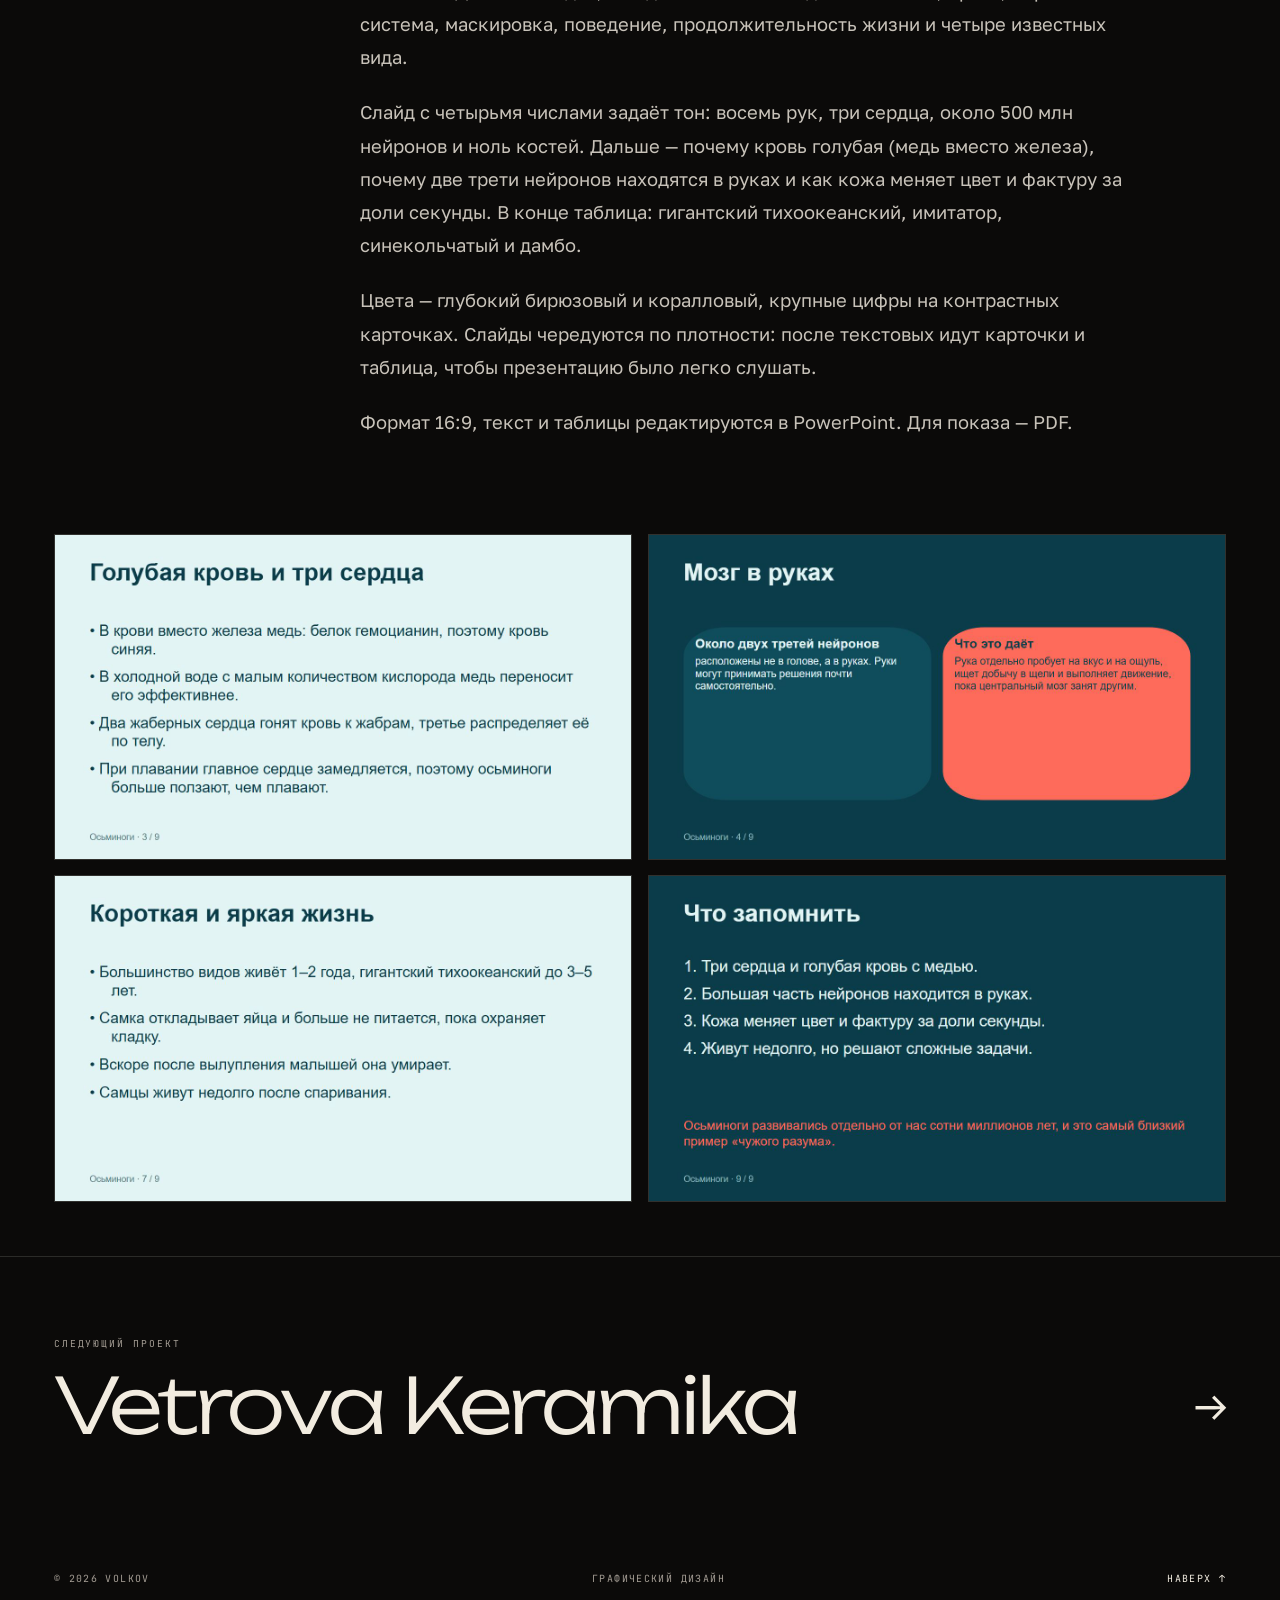
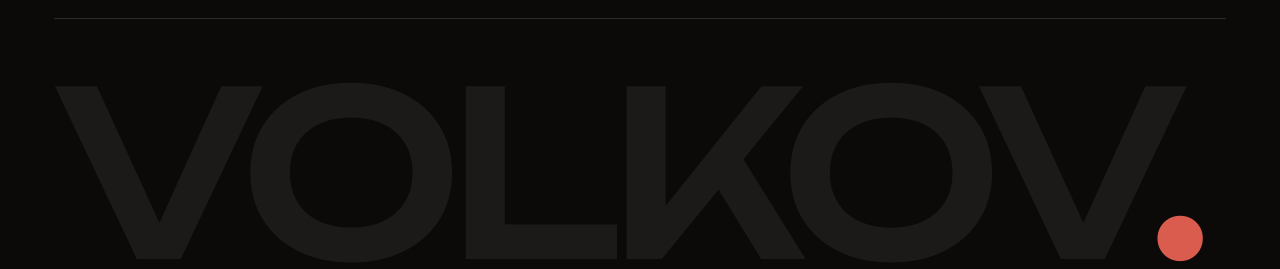
<file: work/octopus/index.html>
<!DOCTYPE html>
<html lang="ru">
<head>
  <meta charset="utf-8">
  <meta name="viewport" content="width=device-width, initial-scale=1">
  <title>Осьминоги — Олег Волков</title>
  <meta name="description" content="Научно-популярная презентация. Девять слайдов про три сердца, голубую кровь, мозг в руках и маскировку.">
  <meta name="theme-color" content="#0b0a09">
  <meta property="og:title" content="Осьминоги — Олег Волков">
  <meta property="og:description" content="Научно-популярная презентация. Девять слайдов про три сердца, голубую кровь, мозг в руках и маскировку.">
  <meta property="og:type" content="article">
  <meta property="og:image" content="https://oleggazeta67-alt.github.io/volkov/assets/octopus.jpg">
  <link rel="canonical" href="https://oleggazeta67-alt.github.io/volkov/work/octopus/">
  <link rel="icon" href="data:image/svg+xml,%3Csvg xmlns='http://www.w3.org/2000/svg' viewBox='0 0 64 64'%3E%3Crect width='64' height='64' fill='%230b0a09'/%3E%3Ctext x='32' y='46' font-family='Georgia,serif' font-size='38' font-weight='700' fill='%23ff4a1c' text-anchor='middle'%3EV%3C/text%3E%3C/svg%3E">
  <link rel="preconnect" href="https://fonts.googleapis.com">
  <link rel="preconnect" href="https://fonts.gstatic.com" crossorigin>
  <link href="https://fonts.googleapis.com/css2?family=Cormorant:ital,wght@0,400;0,500;1,400;1,500&family=Golos+Text:wght@400;500&family=JetBrains+Mono:wght@400;500&family=Unbounded:wght@300;400;500;700&display=swap" rel="stylesheet">
  <link rel="stylesheet" href="../../styles.css?v=be5c6a35">
  <script>document.documentElement.classList.add('js');</script>
  <script src="../../script.js?v=6efe247b" defer></script>
</head>
<body class="project-page" style="--accent: #ff6b5b">
  <a class="skip" href="#main">Перейти к содержанию</a>
  <div class="grain" aria-hidden="true"></div>

  <header class="site-header" id="site-header">
    <a class="brand" href="../../index.html" aria-label="Олег Волков — на главную">
      <span class="brand-name">VOLKOV</span>
      <span class="brand-sub">графический дизайн</span>
    </a>

    <nav class="nav" aria-label="Основная навигация">
      <a href="../../index.html#projects">Проекты</a>
      <a href="../../index.html#services">Услуги</a>
      <a href="../../index.html#about">Обо мне</a>
      <a href="../../index.html#contact">Контакт</a>
    </nav>

    <div class="header-side">
      <span class="status"><i aria-hidden="true"></i>беру заказы</span>
      <a class="header-mail" href="https://t.me/corrny303" target="_blank" rel="noopener">@corrny303</a>
    </div>

    <button class="menu-toggle" type="button" aria-expanded="false" aria-controls="mobile-menu">
      <span class="menu-toggle-label">Меню</span>
      <span class="menu-toggle-lines" aria-hidden="true"><i></i><i></i></span>
    </button>
  </header>

  <div class="mobile-menu" id="mobile-menu" role="dialog" aria-modal="true" aria-label="Меню" aria-hidden="true">
    <div class="mm-top">
      <span class="mm-brand">VOLKOV</span>
      <button class="mm-close" type="button" aria-label="Закрыть меню">×</button>
    </div>
    <nav class="mm-nav" aria-label="Мобильная навигация">
      <a href="../../index.html#projects"><span>01</span>Проекты</a>
      <a href="../../index.html#services"><span>02</span>Услуги</a>
      <a href="../../index.html#about"><span>03</span>Обо мне</a>
      <a href="../../index.html#contact"><span>04</span>Контакт</a>
    </nav>
    <div class="mm-foot">
      <a href="https://t.me/corrny303" target="_blank" rel="noopener">@corrny303</a>
      <a href="mailto:oleggazeta67@gmail.com">oleggazeta67@gmail.com</a>
      <p>Москва · удалённо</p>
    </div>
  </div>

  <main id="main">
    <section class="p-hero">
      <div class="p-kicker">
        <span class="p-cat">Проект · Презентация</span>
        <span>2026</span>
      </div>

      <h1 class="p-title">Осьминоги</h1>
      <p class="p-sub">Научно-популярная презентация</p>

      <dl class="p-meta">
        <div>
          <dt>Клиент</dt>
          <dd>Личный проект</dd>
        </div>
        <div>
          <dt>Роль</dt>
          <dd>Тексты, структура, дизайн слайдов</dd>
        </div>
        <div>
          <dt>Год</dt>
          <dd>2026</dd>
        </div>
        <div>
          <dt>Задачи</dt>
          <dd>
            <ul>
            <li>Сценарий на девять слайдов</li>
            <li>Слайды с цифрами и карточками</li>
            <li>Таблица четырёх видов</li>
            <li>Дизайн и вёрстка слайдов</li>
            <li>PDF для показа</li>
            </ul>
          </dd>
        </div>
      </dl>

      <div class="p-actions">
        <a class="p-back" href="../../index.html#projects">← Все проекты</a>
        <a class="p-site" href="../../assets/octopus.pdf" target="_blank" rel="noopener">Смотреть презентацию <span aria-hidden="true">↗</span></a>
      </div>
    </section>

    <figure class="p-cover">
      <img src="../../assets/octopus.jpg" width="1536" height="1024" alt="Четыре слайда презентации «Осьминоги»: обложка, четыре числа, поведение и таблица видов" fetchpriority="high">
      <figcaption class="p-caption">
        <span>Четыре слайда презентации «Осьминоги»: обложка, четыре числа, поведение и таблица видов</span>
        <span>Презентация · 2026</span>
      </figcaption>
    </figure>

    <section class="p-body">
      <aside class="p-body-aside">
        Презентация<br>2026
      </aside>
      <div class="p-body-inner">
        <p>Презентация о том, почему осьминог — самый близкий к «чужому разуму» пример на Земле. Девять слайдов, по одной теме на каждом: анатомия, кровь, нервная система, маскировка, поведение, продолжительность жизни и четыре известных вида.</p>
        <p>Слайд с четырьмя числами задаёт тон: восемь рук, три сердца, около 500 млн нейронов и ноль костей. Дальше — почему кровь голубая (медь вместо железа), почему две трети нейронов находятся в руках и как кожа меняет цвет и фактуру за доли секунды. В конце таблица: гигантский тихоокеанский, имитатор, синекольчатый и дамбо.</p>
        <p>Цвета — глубокий бирюзовый и коралловый, крупные цифры на контрастных карточках. Слайды чередуются по плотности: после текстовых идут карточки и таблица, чтобы презентацию было легко слушать.</p>
        <p>Формат 16:9, текст и таблицы редактируются в PowerPoint. Для показа — PDF.</p>
      </div>
    </section>

    <section class="p-gallery" aria-label="Слайды презентации">
      <figure>
        <img src="../../assets/slides/octopus-3.jpg" width="1280" height="720" alt="Слайд «Голубая кровь и три сердца»: четыре факта о гемоцианине и работе сердец" loading="lazy">
      </figure>
      <figure>
        <img src="../../assets/slides/octopus-4.jpg" width="1280" height="720" alt="Слайд «Мозг в руках»: две карточки о нейронах в руках осьминога" loading="lazy">
      </figure>
      <figure>
        <img src="../../assets/slides/octopus-7.jpg" width="1280" height="720" alt="Слайд «Короткая и яркая жизнь»: продолжительность жизни и забота о кладке" loading="lazy">
      </figure>
      <figure>
        <img src="../../assets/slides/octopus-9.jpg" width="1280" height="720" alt="Слайд «Что запомнить»: четыре вывода и финальная мысль о чужом разуме" loading="lazy">
      </figure>
    </section>

    <a class="p-next" href="../vetrova-keramika/">
      <span class="p-next-label">Следующий проект</span>
      <span class="p-next-title">
        <span>Vetrova Keramika</span>
        <span aria-hidden="true">→</span>
      </span>
    </a>
  </main>

  <footer class="footer">
    <div class="footer-top">
      <span>© 2026 VOLKOV</span>
      <span>Графический дизайн</span>
      <a href="#main">Наверх ↑</a>
    </div>
    <div class="footer-word" aria-hidden="true">VOLKOV<span>.</span></div>
  </footer>
</body>
</html>
</file>
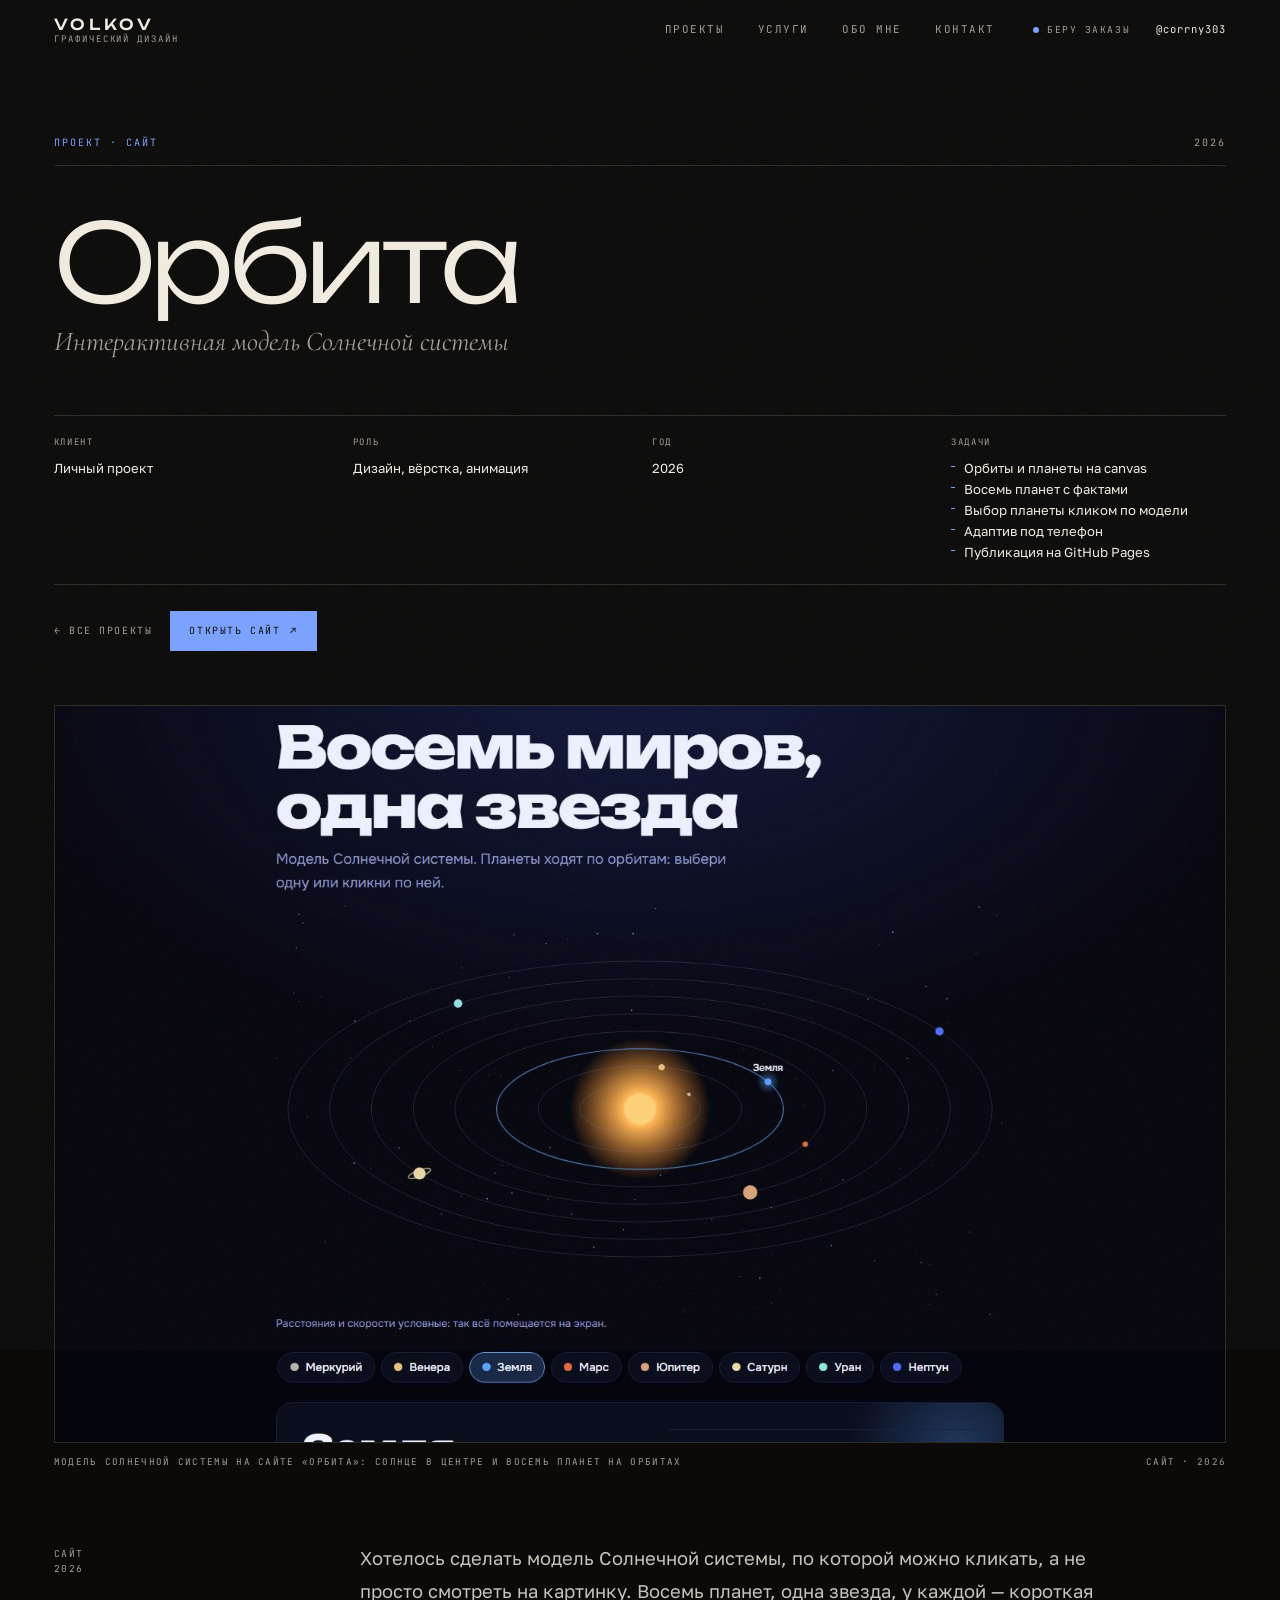
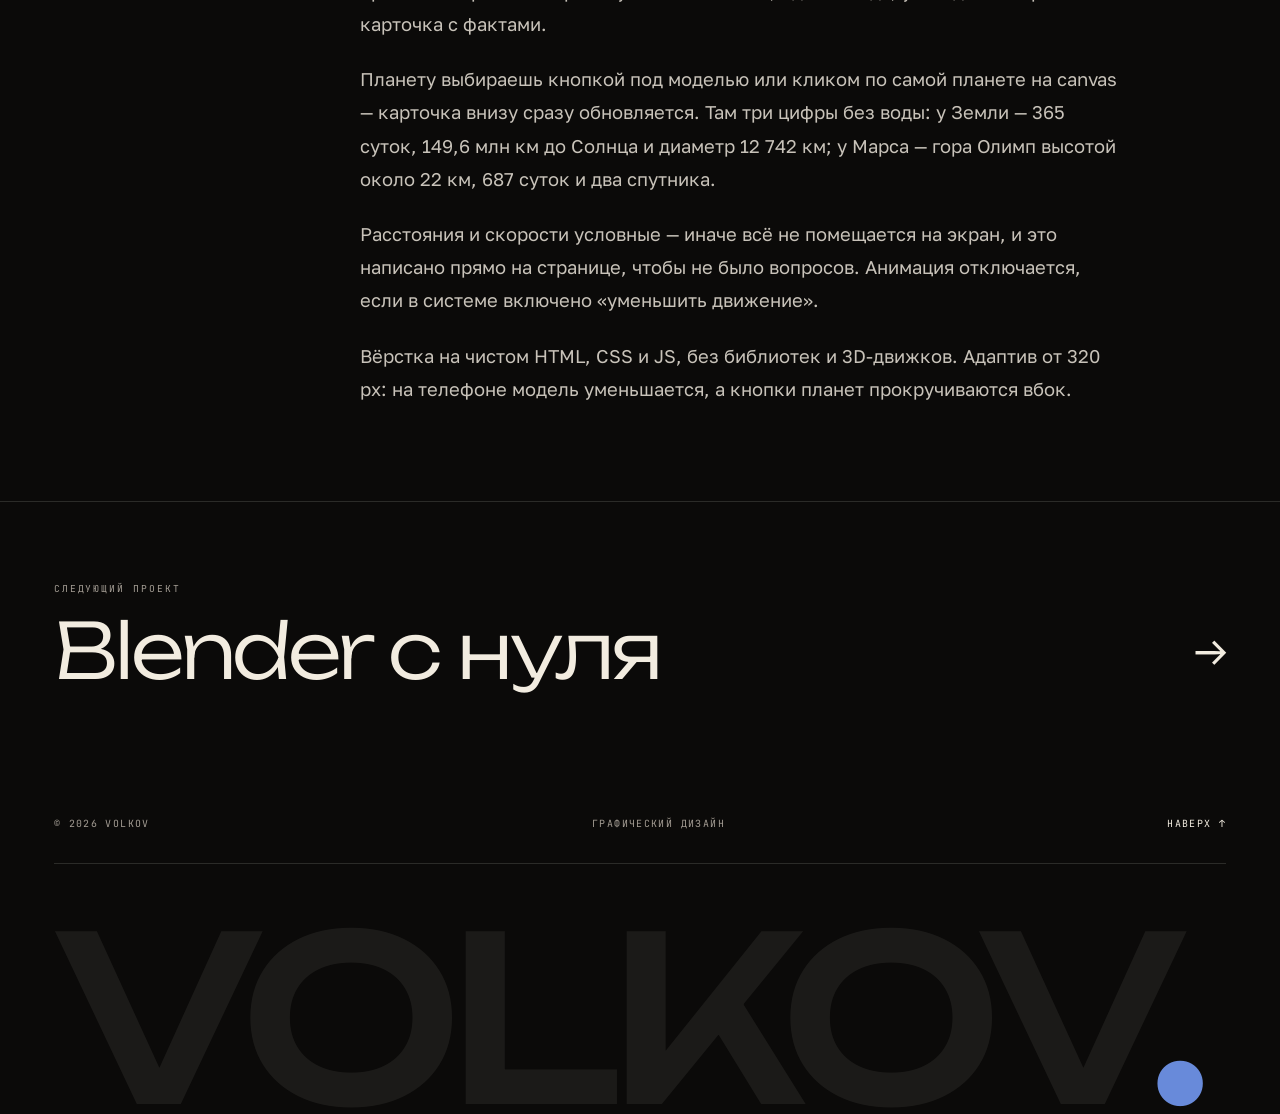
<file: work/orbita-solar/index.html>
<!DOCTYPE html>
<html lang="ru">
<head>
  <meta charset="utf-8">
  <meta name="viewport" content="width=device-width, initial-scale=1">
  <title>Орбита — Олег Волков</title>
  <meta name="description" content="Интерактивная модель Солнечной системы. Восемь планет на орбитах, клик по планете и карточка с тремя фактами.">
  <meta name="theme-color" content="#0b0a09">
  <meta property="og:title" content="Орбита — Олег Волков">
  <meta property="og:description" content="Интерактивная модель Солнечной системы. Восемь планет на орбитах, клик по планете и карточка с тремя фактами.">
  <meta property="og:type" content="article">
  <meta property="og:image" content="https://oleggazeta67-alt.github.io/volkov/assets/orbita.jpg">
  <link rel="canonical" href="https://oleggazeta67-alt.github.io/volkov/work/orbita-solar/">
  <link rel="icon" href="data:image/svg+xml,%3Csvg xmlns='http://www.w3.org/2000/svg' viewBox='0 0 64 64'%3E%3Crect width='64' height='64' fill='%230b0a09'/%3E%3Ctext x='32' y='46' font-family='Georgia,serif' font-size='38' font-weight='700' fill='%23ff4a1c' text-anchor='middle'%3EV%3C/text%3E%3C/svg%3E">
  <link rel="preconnect" href="https://fonts.googleapis.com">
  <link rel="preconnect" href="https://fonts.gstatic.com" crossorigin>
  <link href="https://fonts.googleapis.com/css2?family=Cormorant:ital,wght@0,400;0,500;1,400;1,500&family=Golos+Text:wght@400;500&family=JetBrains+Mono:wght@400;500&family=Unbounded:wght@300;400;500;700&display=swap" rel="stylesheet">
  <link rel="stylesheet" href="../../styles.css?v=be5c6a35">
  <script>document.documentElement.classList.add('js');</script>
  <script src="../../script.js?v=6efe247b" defer></script>
</head>
<body class="project-page" style="--accent: #7aa2ff">
  <a class="skip" href="#main">Перейти к содержанию</a>
  <div class="grain" aria-hidden="true"></div>

  <header class="site-header" id="site-header">
    <a class="brand" href="../../index.html" aria-label="Олег Волков — на главную">
      <span class="brand-name">VOLKOV</span>
      <span class="brand-sub">графический дизайн</span>
    </a>

    <nav class="nav" aria-label="Основная навигация">
      <a href="../../index.html#projects">Проекты</a>
      <a href="../../index.html#services">Услуги</a>
      <a href="../../index.html#about">Обо мне</a>
      <a href="../../index.html#contact">Контакт</a>
    </nav>

    <div class="header-side">
      <span class="status"><i aria-hidden="true"></i>беру заказы</span>
      <a class="header-mail" href="https://t.me/corrny303" target="_blank" rel="noopener">@corrny303</a>
    </div>

    <button class="menu-toggle" type="button" aria-expanded="false" aria-controls="mobile-menu">
      <span class="menu-toggle-label">Меню</span>
      <span class="menu-toggle-lines" aria-hidden="true"><i></i><i></i></span>
    </button>
  </header>

  <div class="mobile-menu" id="mobile-menu" role="dialog" aria-modal="true" aria-label="Меню" aria-hidden="true">
    <div class="mm-top">
      <span class="mm-brand">VOLKOV</span>
      <button class="mm-close" type="button" aria-label="Закрыть меню">×</button>
    </div>
    <nav class="mm-nav" aria-label="Мобильная навигация">
      <a href="../../index.html#projects"><span>01</span>Проекты</a>
      <a href="../../index.html#services"><span>02</span>Услуги</a>
      <a href="../../index.html#about"><span>03</span>Обо мне</a>
      <a href="../../index.html#contact"><span>04</span>Контакт</a>
    </nav>
    <div class="mm-foot">
      <a href="https://t.me/corrny303" target="_blank" rel="noopener">@corrny303</a>
      <a href="mailto:oleggazeta67@gmail.com">oleggazeta67@gmail.com</a>
      <p>Москва · удалённо</p>
    </div>
  </div>

  <main id="main">
    <section class="p-hero">
      <div class="p-kicker">
        <span class="p-cat">Проект · Сайт</span>
        <span>2026</span>
      </div>

      <h1 class="p-title">Орбита</h1>
      <p class="p-sub">Интерактивная модель Солнечной системы</p>

      <dl class="p-meta">
        <div>
          <dt>Клиент</dt>
          <dd>Личный проект</dd>
        </div>
        <div>
          <dt>Роль</dt>
          <dd>Дизайн, вёрстка, анимация</dd>
        </div>
        <div>
          <dt>Год</dt>
          <dd>2026</dd>
        </div>
        <div>
          <dt>Задачи</dt>
          <dd>
            <ul>
            <li>Орбиты и планеты на canvas</li>
            <li>Восемь планет с фактами</li>
            <li>Выбор планеты кликом по модели</li>
            <li>Адаптив под телефон</li>
            <li>Публикация на GitHub Pages</li>
            </ul>
          </dd>
        </div>
      </dl>

      <div class="p-actions">
        <a class="p-back" href="../../index.html#projects">← Все проекты</a>
        <a class="p-site" href="https://oleggazeta67-alt.github.io/sunsitecontructore/" target="_blank" rel="noopener">Открыть сайт <span aria-hidden="true">↗</span></a>
      </div>
    </section>

    <figure class="p-cover">
      <img src="../../assets/orbita.jpg" width="1536" height="1024" alt="Модель Солнечной системы на сайте «Орбита»: Солнце в центре и восемь планет на орбитах" fetchpriority="high">
      <figcaption class="p-caption">
        <span>Модель Солнечной системы на сайте «Орбита»: Солнце в центре и восемь планет на орбитах</span>
        <span>Сайт · 2026</span>
      </figcaption>
    </figure>

    <section class="p-body">
      <aside class="p-body-aside">
        Сайт<br>2026
      </aside>
      <div class="p-body-inner">
        <p>Хотелось сделать модель Солнечной системы, по которой можно кликать, а не просто смотреть на картинку. Восемь планет, одна звезда, у каждой — короткая карточка с фактами.</p>
        <p>Планету выбираешь кнопкой под моделью или кликом по самой планете на canvas — карточка внизу сразу обновляется. Там три цифры без воды: у Земли — 365 суток, 149,6 млн км до Солнца и диаметр 12 742 км; у Марса — гора Олимп высотой около 22 км, 687 суток и два спутника.</p>
        <p>Расстояния и скорости условные — иначе всё не помещается на экран, и это написано прямо на странице, чтобы не было вопросов. Анимация отключается, если в системе включено «уменьшить движение».</p>
        <p>Вёрстка на чистом HTML, CSS и JS, без библиотек и 3D-движков. Адаптив от 320 px: на телефоне модель уменьшается, а кнопки планет прокручиваются вбок.</p>
      </div>
    </section>

    <a class="p-next" href="../blender-s-nulya/">
      <span class="p-next-label">Следующий проект</span>
      <span class="p-next-title">
        <span>Blender с нуля</span>
        <span aria-hidden="true">→</span>
      </span>
    </a>
  </main>

  <footer class="footer">
    <div class="footer-top">
      <span>© 2026 VOLKOV</span>
      <span>Графический дизайн</span>
      <a href="#main">Наверх ↑</a>
    </div>
    <div class="footer-word" aria-hidden="true">VOLKOV<span>.</span></div>
  </footer>
</body>
</html>
</file>
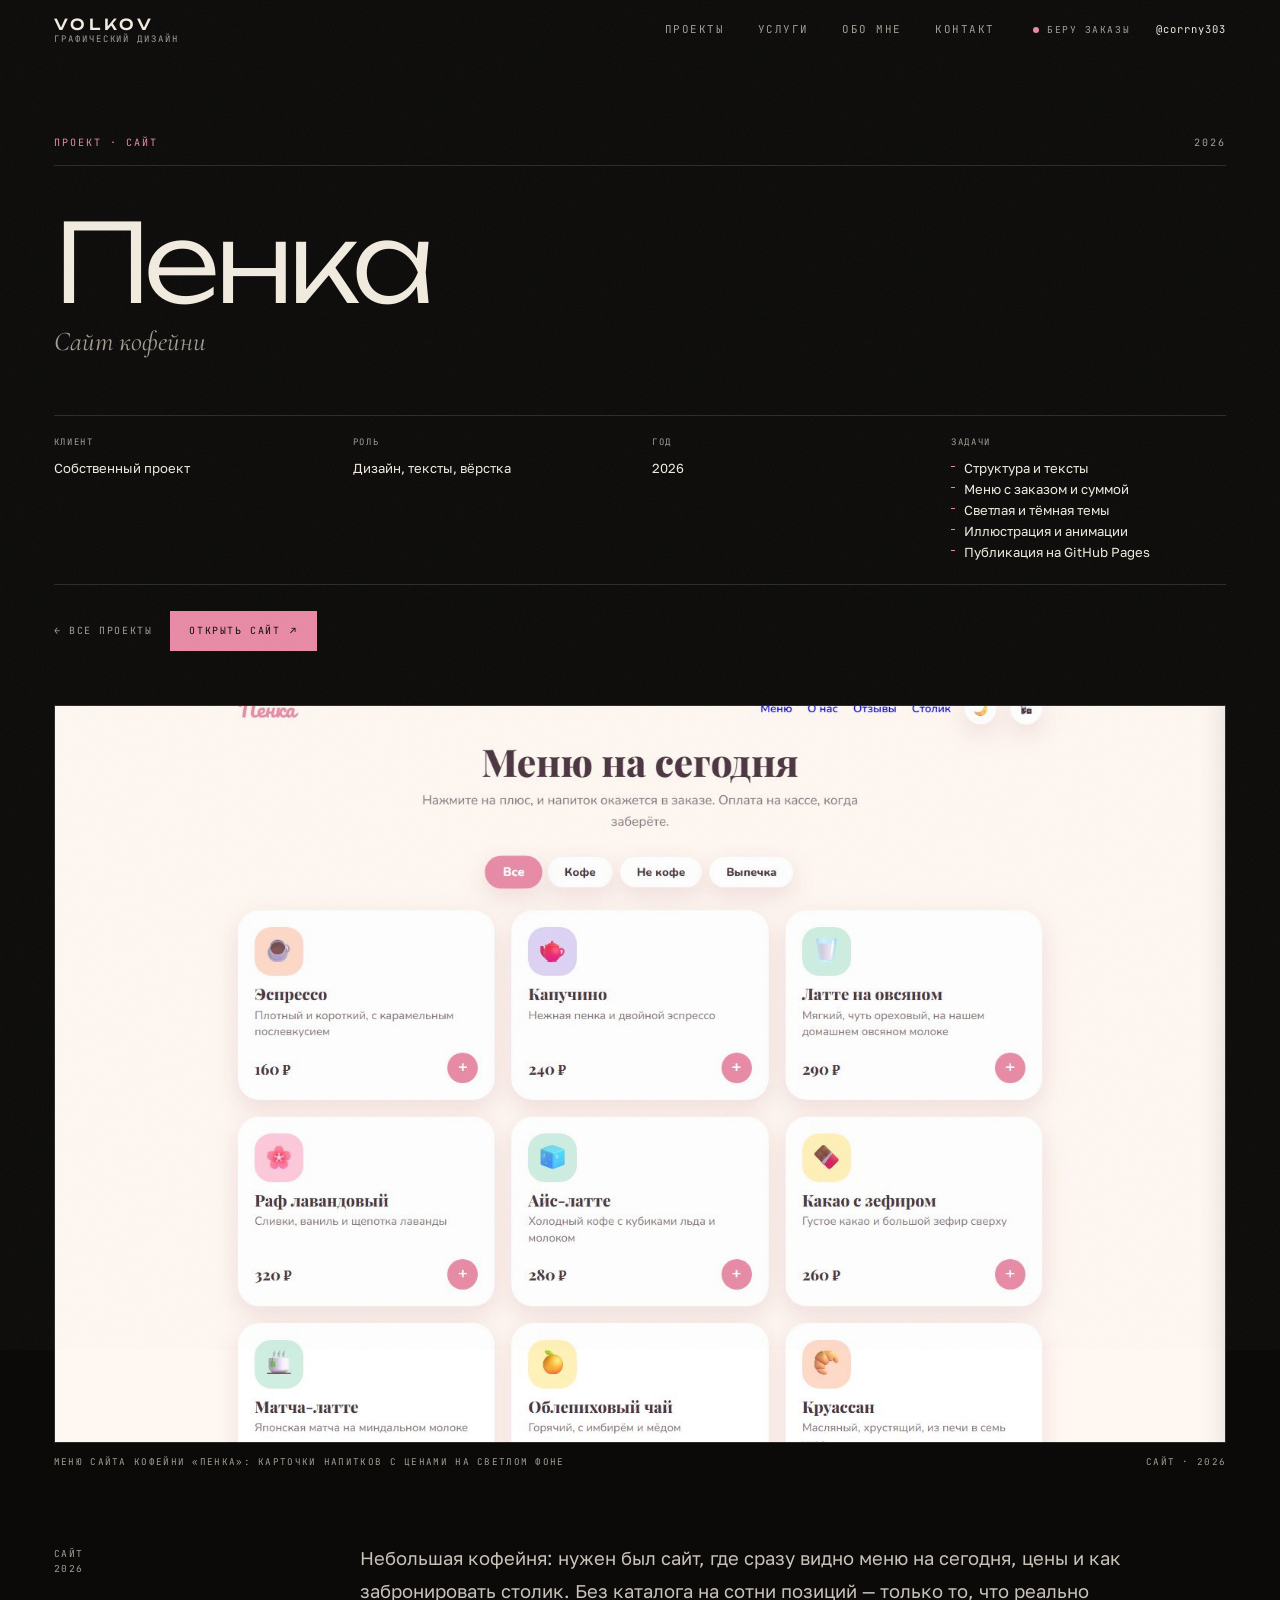
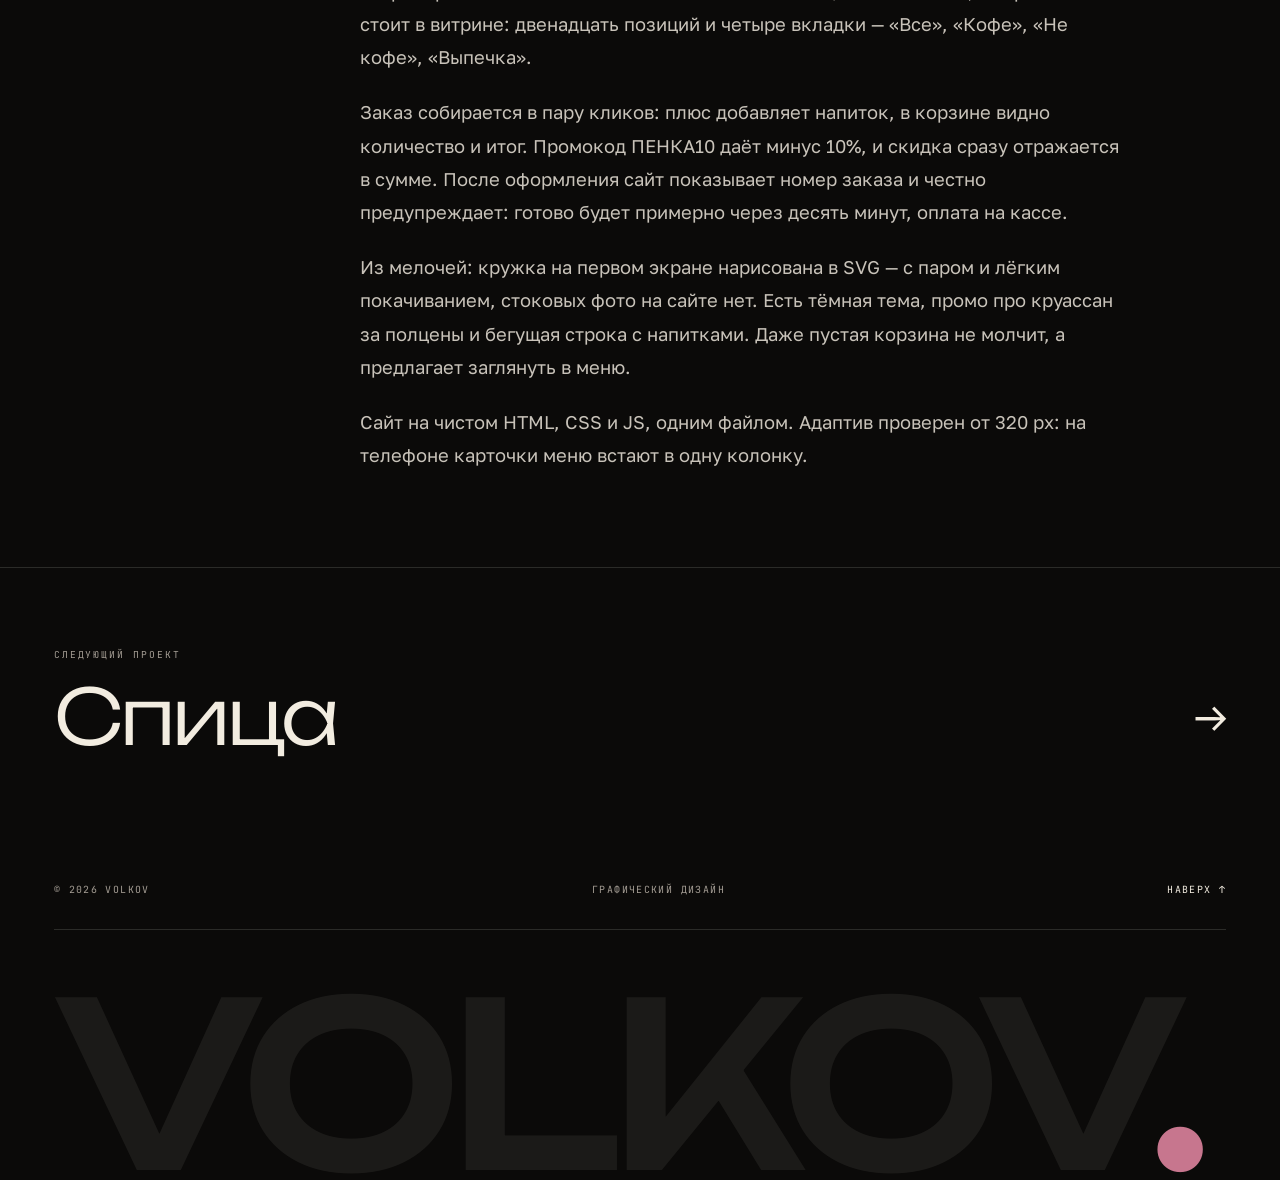
<file: work/penka-coffee/index.html>
<!DOCTYPE html>
<html lang="ru">
<head>
  <meta charset="utf-8">
  <meta name="viewport" content="width=device-width, initial-scale=1">
  <title>Пенка — Олег Волков</title>
  <meta name="description" content="Сайт кофейни. Меню с заказом и суммой, промокод, тёмная тема и бронь столика. Всё в пару кликов.">
  <meta name="theme-color" content="#0b0a09">
  <meta property="og:title" content="Пенка — Олег Волков">
  <meta property="og:description" content="Сайт кофейни. Меню с заказом и суммой, промокод, тёмная тема и бронь столика. Всё в пару кликов.">
  <meta property="og:type" content="article">
  <meta property="og:image" content="https://oleggazeta67-alt.github.io/volkov/assets/penka.jpg">
  <link rel="canonical" href="https://oleggazeta67-alt.github.io/volkov/work/penka-coffee/">
  <link rel="icon" href="data:image/svg+xml,%3Csvg xmlns='http://www.w3.org/2000/svg' viewBox='0 0 64 64'%3E%3Crect width='64' height='64' fill='%230b0a09'/%3E%3Ctext x='32' y='46' font-family='Georgia,serif' font-size='38' font-weight='700' fill='%23ff4a1c' text-anchor='middle'%3EV%3C/text%3E%3C/svg%3E">
  <link rel="preconnect" href="https://fonts.googleapis.com">
  <link rel="preconnect" href="https://fonts.gstatic.com" crossorigin>
  <link href="https://fonts.googleapis.com/css2?family=Cormorant:ital,wght@0,400;0,500;1,400;1,500&family=Golos+Text:wght@400;500&family=JetBrains+Mono:wght@400;500&family=Unbounded:wght@300;400;500;700&display=swap" rel="stylesheet">
  <link rel="stylesheet" href="../../styles.css?v=be5c6a35">
  <script>document.documentElement.classList.add('js');</script>
  <script src="../../script.js?v=6efe247b" defer></script>
</head>
<body class="project-page" style="--accent: #e98aa6">
  <a class="skip" href="#main">Перейти к содержанию</a>
  <div class="grain" aria-hidden="true"></div>

  <header class="site-header" id="site-header">
    <a class="brand" href="../../index.html" aria-label="Олег Волков — на главную">
      <span class="brand-name">VOLKOV</span>
      <span class="brand-sub">графический дизайн</span>
    </a>

    <nav class="nav" aria-label="Основная навигация">
      <a href="../../index.html#projects">Проекты</a>
      <a href="../../index.html#services">Услуги</a>
      <a href="../../index.html#about">Обо мне</a>
      <a href="../../index.html#contact">Контакт</a>
    </nav>

    <div class="header-side">
      <span class="status"><i aria-hidden="true"></i>беру заказы</span>
      <a class="header-mail" href="https://t.me/corrny303" target="_blank" rel="noopener">@corrny303</a>
    </div>

    <button class="menu-toggle" type="button" aria-expanded="false" aria-controls="mobile-menu">
      <span class="menu-toggle-label">Меню</span>
      <span class="menu-toggle-lines" aria-hidden="true"><i></i><i></i></span>
    </button>
  </header>

  <div class="mobile-menu" id="mobile-menu" role="dialog" aria-modal="true" aria-label="Меню" aria-hidden="true">
    <div class="mm-top">
      <span class="mm-brand">VOLKOV</span>
      <button class="mm-close" type="button" aria-label="Закрыть меню">×</button>
    </div>
    <nav class="mm-nav" aria-label="Мобильная навигация">
      <a href="../../index.html#projects"><span>01</span>Проекты</a>
      <a href="../../index.html#services"><span>02</span>Услуги</a>
      <a href="../../index.html#about"><span>03</span>Обо мне</a>
      <a href="../../index.html#contact"><span>04</span>Контакт</a>
    </nav>
    <div class="mm-foot">
      <a href="https://t.me/corrny303" target="_blank" rel="noopener">@corrny303</a>
      <a href="mailto:oleggazeta67@gmail.com">oleggazeta67@gmail.com</a>
      <p>Москва · удалённо</p>
    </div>
  </div>

  <main id="main">
    <section class="p-hero">
      <div class="p-kicker">
        <span class="p-cat">Проект · Сайт</span>
        <span>2026</span>
      </div>

      <h1 class="p-title">Пенка</h1>
      <p class="p-sub">Сайт кофейни</p>

      <dl class="p-meta">
        <div>
          <dt>Клиент</dt>
          <dd>Собственный проект</dd>
        </div>
        <div>
          <dt>Роль</dt>
          <dd>Дизайн, тексты, вёрстка</dd>
        </div>
        <div>
          <dt>Год</dt>
          <dd>2026</dd>
        </div>
        <div>
          <dt>Задачи</dt>
          <dd>
            <ul>
            <li>Структура и тексты</li>
            <li>Меню с заказом и суммой</li>
            <li>Светлая и тёмная темы</li>
            <li>Иллюстрация и анимации</li>
            <li>Публикация на GitHub Pages</li>
            </ul>
          </dd>
        </div>
      </dl>

      <div class="p-actions">
        <a class="p-back" href="../../index.html#projects">← Все проекты</a>
        <a class="p-site" href="https://oleggazeta67-alt.github.io/coffemaket/" target="_blank" rel="noopener">Открыть сайт <span aria-hidden="true">↗</span></a>
      </div>
    </section>

    <figure class="p-cover">
      <img src="../../assets/penka.jpg" width="1536" height="1024" alt="Меню сайта кофейни «Пенка»: карточки напитков с ценами на светлом фоне" fetchpriority="high">
      <figcaption class="p-caption">
        <span>Меню сайта кофейни «Пенка»: карточки напитков с ценами на светлом фоне</span>
        <span>Сайт · 2026</span>
      </figcaption>
    </figure>

    <section class="p-body">
      <aside class="p-body-aside">
        Сайт<br>2026
      </aside>
      <div class="p-body-inner">
        <p>Небольшая кофейня: нужен был сайт, где сразу видно меню на сегодня, цены и как забронировать столик. Без каталога на сотни позиций — только то, что реально стоит в витрине: двенадцать позиций и четыре вкладки — «Все», «Кофе», «Не кофе», «Выпечка».</p>
        <p>Заказ собирается в пару кликов: плюс добавляет напиток, в корзине видно количество и итог. Промокод ПЕНКА10 даёт минус 10%, и скидка сразу отражается в сумме. После оформления сайт показывает номер заказа и честно предупреждает: готово будет примерно через десять минут, оплата на кассе.</p>
        <p>Из мелочей: кружка на первом экране нарисована в SVG — с паром и лёгким покачиванием, стоковых фото на сайте нет. Есть тёмная тема, промо про круассан за полцены и бегущая строка с напитками. Даже пустая корзина не молчит, а предлагает заглянуть в меню.</p>
        <p>Сайт на чистом HTML, CSS и JS, одним файлом. Адаптив проверен от 320 px: на телефоне карточки меню встают в одну колонку.</p>
      </div>
    </section>

    <a class="p-next" href="../spitsa-velo/">
      <span class="p-next-label">Следующий проект</span>
      <span class="p-next-title">
        <span>Спица</span>
        <span aria-hidden="true">→</span>
      </span>
    </a>
  </main>

  <footer class="footer">
    <div class="footer-top">
      <span>© 2026 VOLKOV</span>
      <span>Графический дизайн</span>
      <a href="#main">Наверх ↑</a>
    </div>
    <div class="footer-word" aria-hidden="true">VOLKOV<span>.</span></div>
  </footer>
</body>
</html>
</file>
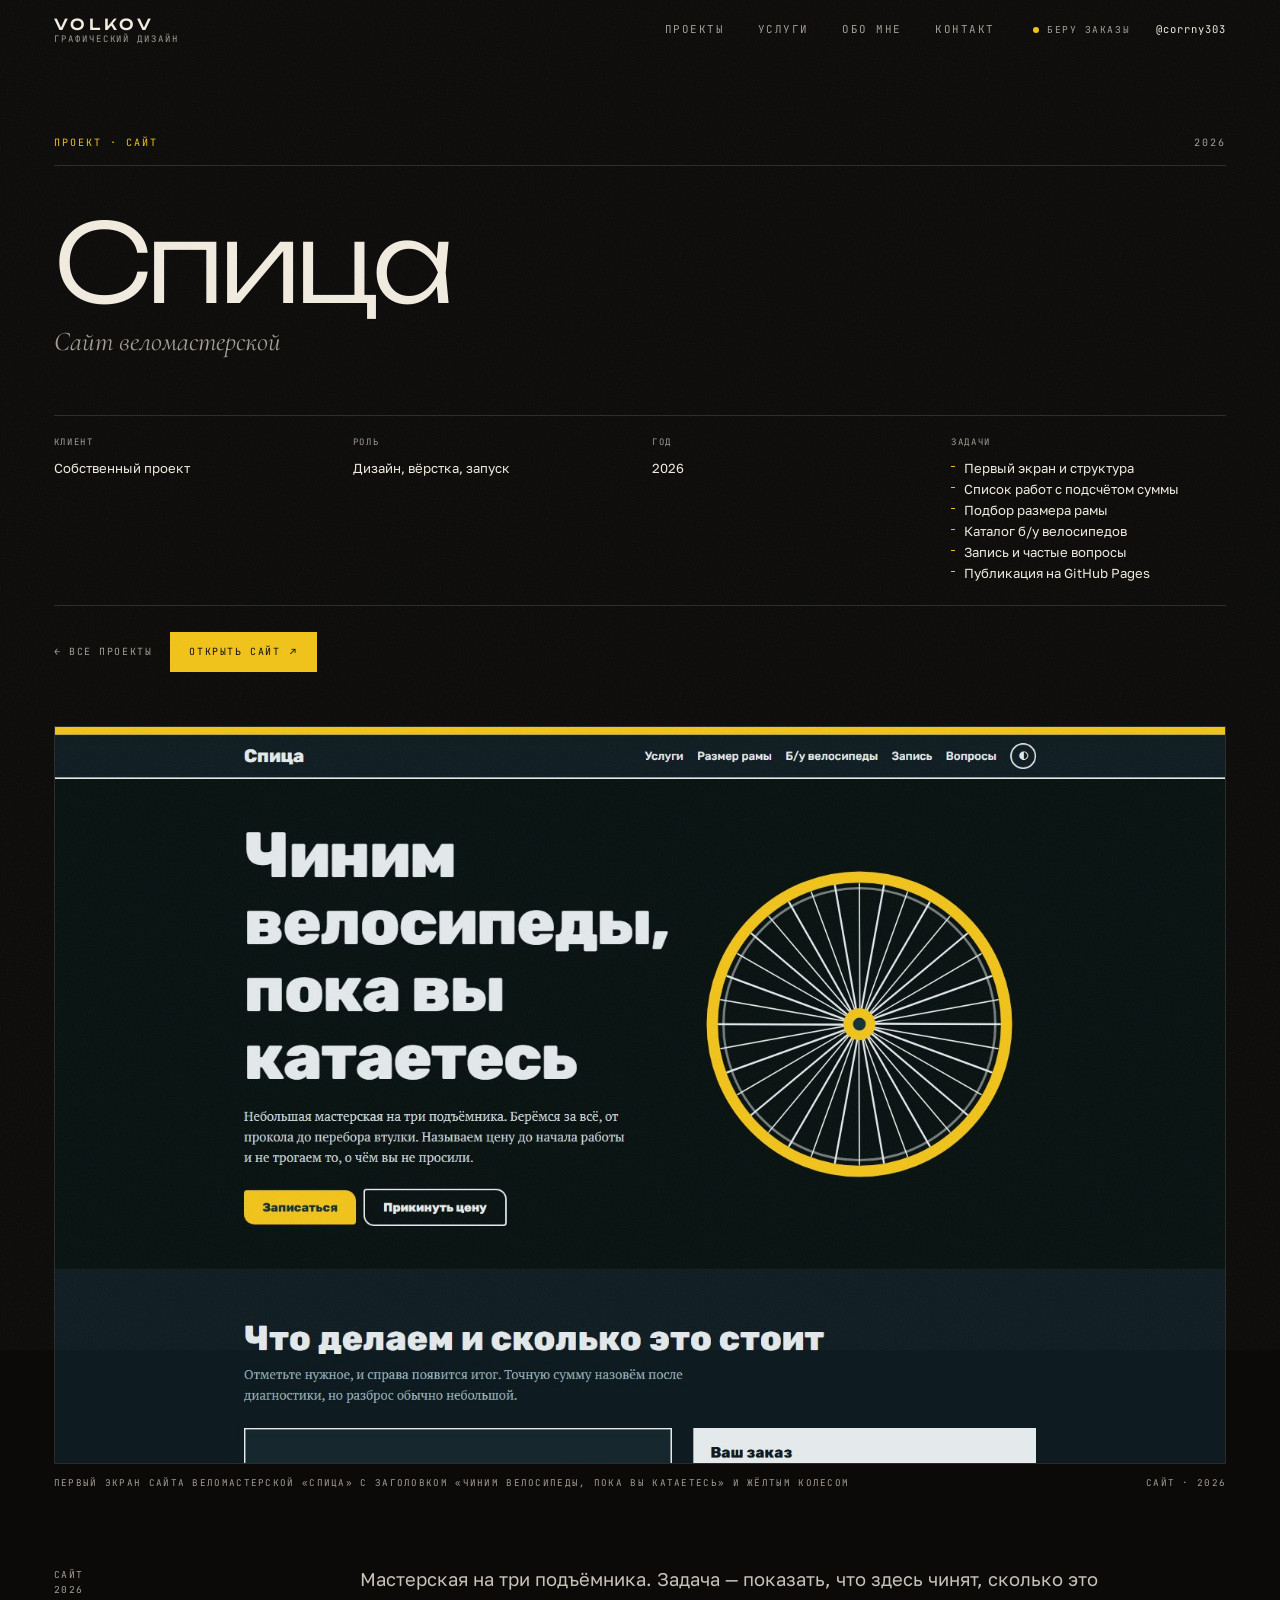
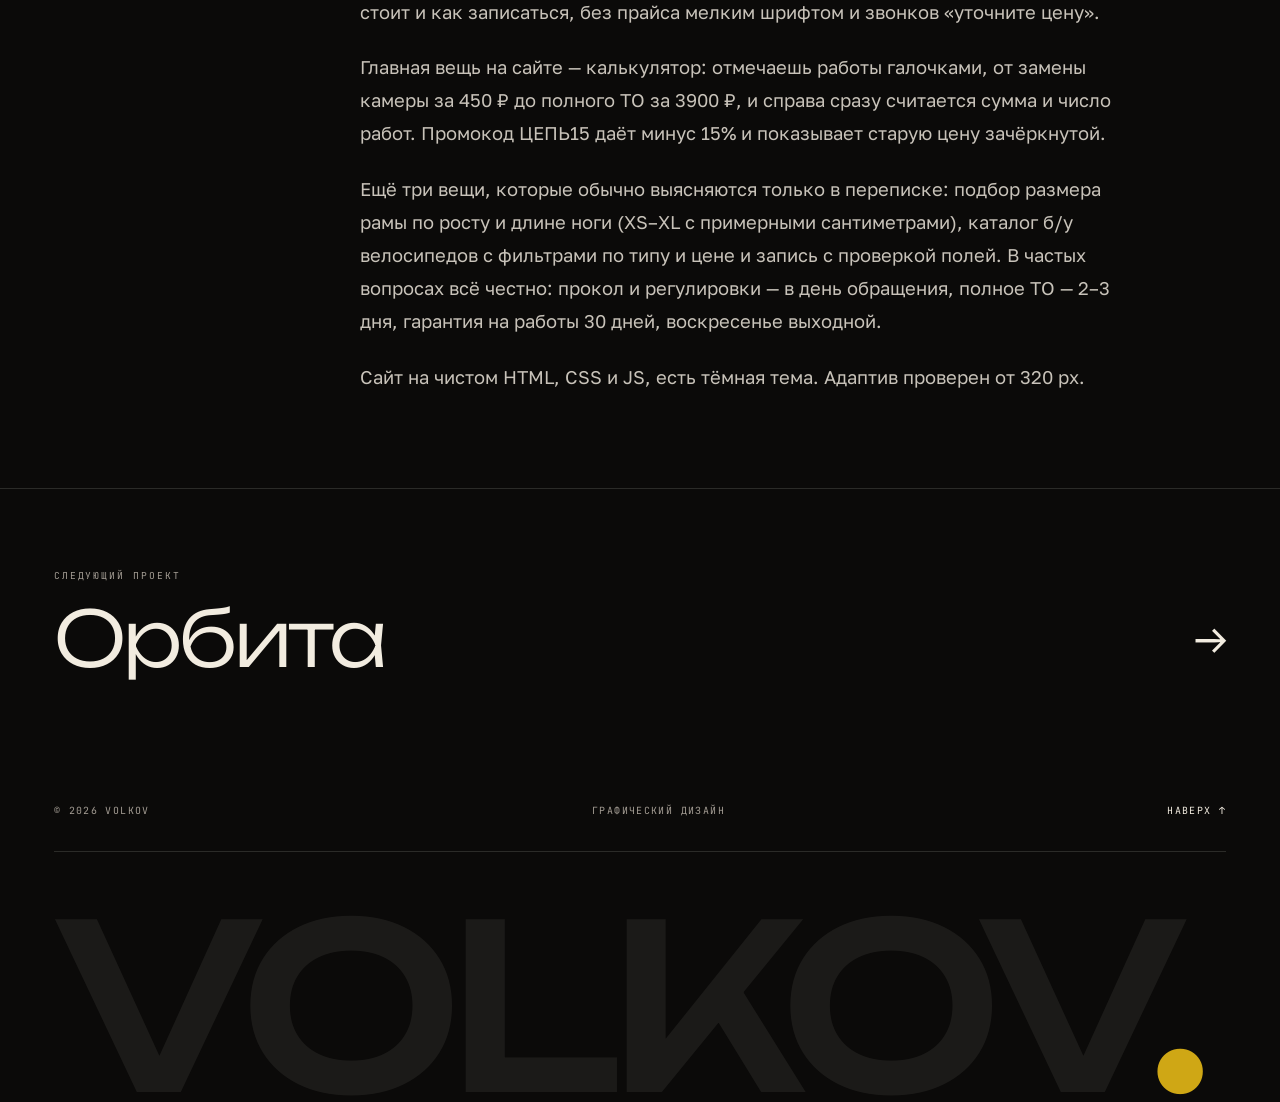
<file: work/spitsa-velo/index.html>
<!DOCTYPE html>
<html lang="ru">
<head>
  <meta charset="utf-8">
  <meta name="viewport" content="width=device-width, initial-scale=1">
  <title>Спица — Олег Волков</title>
  <meta name="description" content="Сайт веломастерской. Калькулятор работ, подбор рамы, б/у велосипеды и запись. Цену видно до визита.">
  <meta name="theme-color" content="#0b0a09">
  <meta property="og:title" content="Спица — Олег Волков">
  <meta property="og:description" content="Сайт веломастерской. Калькулятор работ, подбор рамы, б/у велосипеды и запись. Цену видно до визита.">
  <meta property="og:type" content="article">
  <meta property="og:image" content="https://oleggazeta67-alt.github.io/volkov/assets/spitsa.jpg">
  <link rel="canonical" href="https://oleggazeta67-alt.github.io/volkov/work/spitsa-velo/">
  <link rel="icon" href="data:image/svg+xml,%3Csvg xmlns='http://www.w3.org/2000/svg' viewBox='0 0 64 64'%3E%3Crect width='64' height='64' fill='%230b0a09'/%3E%3Ctext x='32' y='46' font-family='Georgia,serif' font-size='38' font-weight='700' fill='%23ff4a1c' text-anchor='middle'%3EV%3C/text%3E%3C/svg%3E">
  <link rel="preconnect" href="https://fonts.googleapis.com">
  <link rel="preconnect" href="https://fonts.gstatic.com" crossorigin>
  <link href="https://fonts.googleapis.com/css2?family=Cormorant:ital,wght@0,400;0,500;1,400;1,500&family=Golos+Text:wght@400;500&family=JetBrains+Mono:wght@400;500&family=Unbounded:wght@300;400;500;700&display=swap" rel="stylesheet">
  <link rel="stylesheet" href="../../styles.css?v=be5c6a35">
  <script>document.documentElement.classList.add('js');</script>
  <script src="../../script.js?v=6efe247b" defer></script>
</head>
<body class="project-page" style="--accent: #f2c318">
  <a class="skip" href="#main">Перейти к содержанию</a>
  <div class="grain" aria-hidden="true"></div>

  <header class="site-header" id="site-header">
    <a class="brand" href="../../index.html" aria-label="Олег Волков — на главную">
      <span class="brand-name">VOLKOV</span>
      <span class="brand-sub">графический дизайн</span>
    </a>

    <nav class="nav" aria-label="Основная навигация">
      <a href="../../index.html#projects">Проекты</a>
      <a href="../../index.html#services">Услуги</a>
      <a href="../../index.html#about">Обо мне</a>
      <a href="../../index.html#contact">Контакт</a>
    </nav>

    <div class="header-side">
      <span class="status"><i aria-hidden="true"></i>беру заказы</span>
      <a class="header-mail" href="https://t.me/corrny303" target="_blank" rel="noopener">@corrny303</a>
    </div>

    <button class="menu-toggle" type="button" aria-expanded="false" aria-controls="mobile-menu">
      <span class="menu-toggle-label">Меню</span>
      <span class="menu-toggle-lines" aria-hidden="true"><i></i><i></i></span>
    </button>
  </header>

  <div class="mobile-menu" id="mobile-menu" role="dialog" aria-modal="true" aria-label="Меню" aria-hidden="true">
    <div class="mm-top">
      <span class="mm-brand">VOLKOV</span>
      <button class="mm-close" type="button" aria-label="Закрыть меню">×</button>
    </div>
    <nav class="mm-nav" aria-label="Мобильная навигация">
      <a href="../../index.html#projects"><span>01</span>Проекты</a>
      <a href="../../index.html#services"><span>02</span>Услуги</a>
      <a href="../../index.html#about"><span>03</span>Обо мне</a>
      <a href="../../index.html#contact"><span>04</span>Контакт</a>
    </nav>
    <div class="mm-foot">
      <a href="https://t.me/corrny303" target="_blank" rel="noopener">@corrny303</a>
      <a href="mailto:oleggazeta67@gmail.com">oleggazeta67@gmail.com</a>
      <p>Москва · удалённо</p>
    </div>
  </div>

  <main id="main">
    <section class="p-hero">
      <div class="p-kicker">
        <span class="p-cat">Проект · Сайт</span>
        <span>2026</span>
      </div>

      <h1 class="p-title">Спица</h1>
      <p class="p-sub">Сайт веломастерской</p>

      <dl class="p-meta">
        <div>
          <dt>Клиент</dt>
          <dd>Собственный проект</dd>
        </div>
        <div>
          <dt>Роль</dt>
          <dd>Дизайн, вёрстка, запуск</dd>
        </div>
        <div>
          <dt>Год</dt>
          <dd>2026</dd>
        </div>
        <div>
          <dt>Задачи</dt>
          <dd>
            <ul>
            <li>Первый экран и структура</li>
            <li>Список работ с подсчётом суммы</li>
            <li>Подбор размера рамы</li>
            <li>Каталог б/у велосипедов</li>
            <li>Запись и частые вопросы</li>
            <li>Публикация на GitHub Pages</li>
            </ul>
          </dd>
        </div>
      </dl>

      <div class="p-actions">
        <a class="p-back" href="../../index.html#projects">← Все проекты</a>
        <a class="p-site" href="https://oleggazeta67-alt.github.io/spicasitevelosip/" target="_blank" rel="noopener">Открыть сайт <span aria-hidden="true">↗</span></a>
      </div>
    </section>

    <figure class="p-cover">
      <img src="../../assets/spitsa.jpg" width="1536" height="1024" alt="Первый экран сайта веломастерской «Спица» с заголовком «Чиним велосипеды, пока вы катаетесь» и жёлтым колесом" fetchpriority="high">
      <figcaption class="p-caption">
        <span>Первый экран сайта веломастерской «Спица» с заголовком «Чиним велосипеды, пока вы катаетесь» и жёлтым колесом</span>
        <span>Сайт · 2026</span>
      </figcaption>
    </figure>

    <section class="p-body">
      <aside class="p-body-aside">
        Сайт<br>2026
      </aside>
      <div class="p-body-inner">
        <p>Мастерская на три подъёмника. Задача — показать, что здесь чинят, сколько это стоит и как записаться, без прайса мелким шрифтом и звонков «уточните цену».</p>
        <p>Главная вещь на сайте — калькулятор: отмечаешь работы галочками, от замены камеры за 450 ₽ до полного ТО за 3900 ₽, и справа сразу считается сумма и число работ. Промокод ЦЕПЬ15 даёт минус 15% и показывает старую цену зачёркнутой.</p>
        <p>Ещё три вещи, которые обычно выясняются только в переписке: подбор размера рамы по росту и длине ноги (XS–XL с примерными сантиметрами), каталог б/у велосипедов с фильтрами по типу и цене и запись с проверкой полей. В частых вопросах всё честно: прокол и регулировки — в день обращения, полное ТО — 2–3 дня, гарантия на работы 30 дней, воскресенье выходной.</p>
        <p>Сайт на чистом HTML, CSS и JS, есть тёмная тема. Адаптив проверен от 320 px.</p>
      </div>
    </section>

    <a class="p-next" href="../orbita-solar/">
      <span class="p-next-label">Следующий проект</span>
      <span class="p-next-title">
        <span>Орбита</span>
        <span aria-hidden="true">→</span>
      </span>
    </a>
  </main>

  <footer class="footer">
    <div class="footer-top">
      <span>© 2026 VOLKOV</span>
      <span>Графический дизайн</span>
      <a href="#main">Наверх ↑</a>
    </div>
    <div class="footer-word" aria-hidden="true">VOLKOV<span>.</span></div>
  </footer>
</body>
</html>
</file>
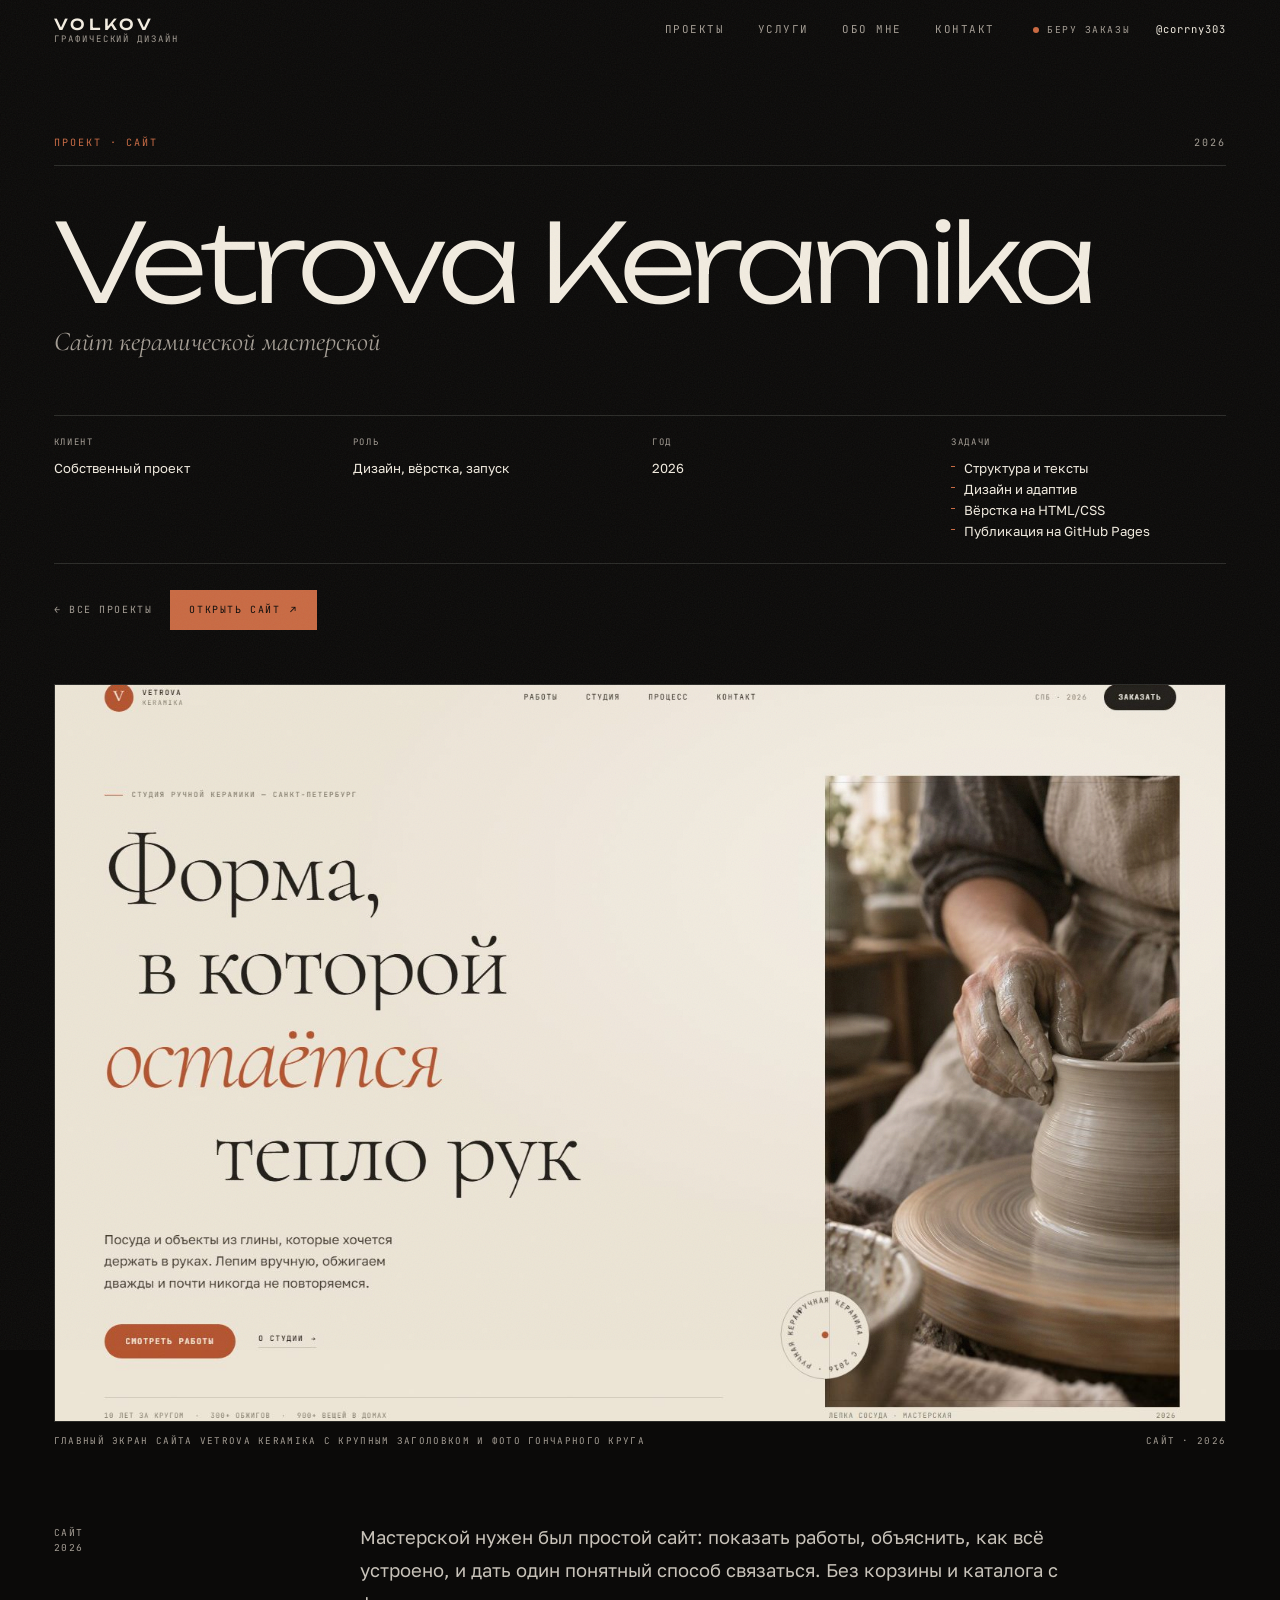
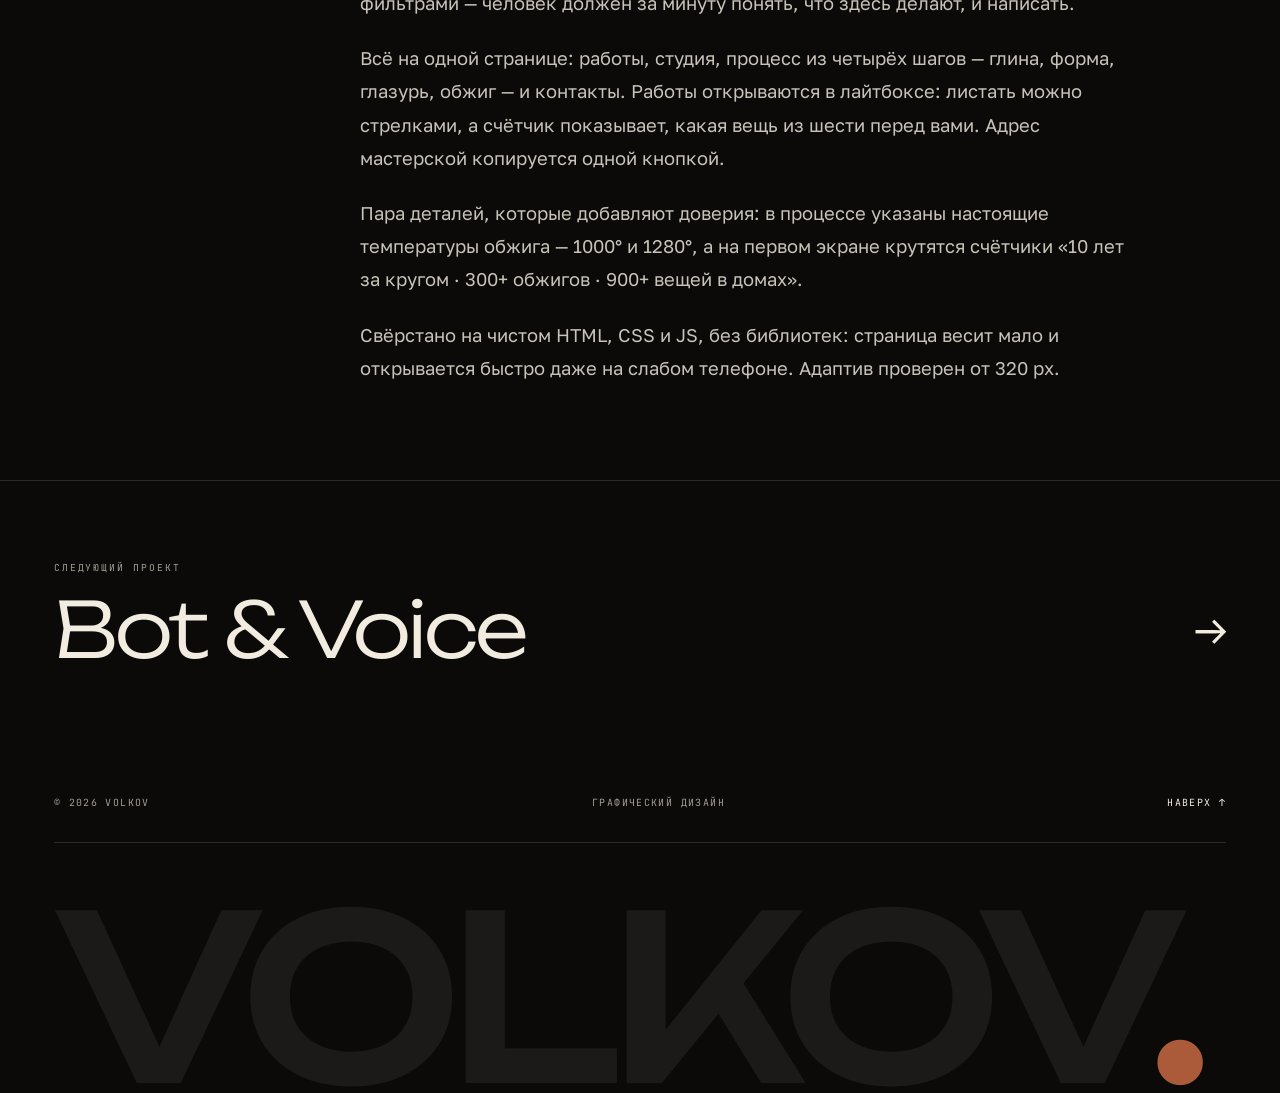
<file: work/vetrova-keramika/index.html>
<!DOCTYPE html>
<html lang="ru">
<head>
  <meta charset="utf-8">
  <meta name="viewport" content="width=device-width, initial-scale=1">
  <title>Vetrova Keramika — Олег Волков</title>
  <meta name="description" content="Сайт керамической мастерской. Работы, процесс и контакт на одной странице. Без корзины — написать можно в один клик.">
  <meta name="theme-color" content="#0b0a09">
  <meta property="og:title" content="Vetrova Keramika — Олег Волков">
  <meta property="og:description" content="Сайт керамической мастерской. Работы, процесс и контакт на одной странице. Без корзины — написать можно в один клик.">
  <meta property="og:type" content="article">
  <meta property="og:image" content="https://oleggazeta67-alt.github.io/volkov/assets/keramika.jpg">
  <link rel="canonical" href="https://oleggazeta67-alt.github.io/volkov/work/vetrova-keramika/">
  <link rel="icon" href="data:image/svg+xml,%3Csvg xmlns='http://www.w3.org/2000/svg' viewBox='0 0 64 64'%3E%3Crect width='64' height='64' fill='%230b0a09'/%3E%3Ctext x='32' y='46' font-family='Georgia,serif' font-size='38' font-weight='700' fill='%23ff4a1c' text-anchor='middle'%3EV%3C/text%3E%3C/svg%3E">
  <link rel="preconnect" href="https://fonts.googleapis.com">
  <link rel="preconnect" href="https://fonts.gstatic.com" crossorigin>
  <link href="https://fonts.googleapis.com/css2?family=Cormorant:ital,wght@0,400;0,500;1,400;1,500&family=Golos+Text:wght@400;500&family=JetBrains+Mono:wght@400;500&family=Unbounded:wght@300;400;500;700&display=swap" rel="stylesheet">
  <link rel="stylesheet" href="../../styles.css?v=be5c6a35">
  <script>document.documentElement.classList.add('js');</script>
  <script src="../../script.js?v=6efe247b" defer></script>
</head>
<body class="project-page" style="--accent: #c96a43">
  <a class="skip" href="#main">Перейти к содержанию</a>
  <div class="grain" aria-hidden="true"></div>

  <header class="site-header" id="site-header">
    <a class="brand" href="../../index.html" aria-label="Олег Волков — на главную">
      <span class="brand-name">VOLKOV</span>
      <span class="brand-sub">графический дизайн</span>
    </a>

    <nav class="nav" aria-label="Основная навигация">
      <a href="../../index.html#projects">Проекты</a>
      <a href="../../index.html#services">Услуги</a>
      <a href="../../index.html#about">Обо мне</a>
      <a href="../../index.html#contact">Контакт</a>
    </nav>

    <div class="header-side">
      <span class="status"><i aria-hidden="true"></i>беру заказы</span>
      <a class="header-mail" href="https://t.me/corrny303" target="_blank" rel="noopener">@corrny303</a>
    </div>

    <button class="menu-toggle" type="button" aria-expanded="false" aria-controls="mobile-menu">
      <span class="menu-toggle-label">Меню</span>
      <span class="menu-toggle-lines" aria-hidden="true"><i></i><i></i></span>
    </button>
  </header>

  <div class="mobile-menu" id="mobile-menu" role="dialog" aria-modal="true" aria-label="Меню" aria-hidden="true">
    <div class="mm-top">
      <span class="mm-brand">VOLKOV</span>
      <button class="mm-close" type="button" aria-label="Закрыть меню">×</button>
    </div>
    <nav class="mm-nav" aria-label="Мобильная навигация">
      <a href="../../index.html#projects"><span>01</span>Проекты</a>
      <a href="../../index.html#services"><span>02</span>Услуги</a>
      <a href="../../index.html#about"><span>03</span>Обо мне</a>
      <a href="../../index.html#contact"><span>04</span>Контакт</a>
    </nav>
    <div class="mm-foot">
      <a href="https://t.me/corrny303" target="_blank" rel="noopener">@corrny303</a>
      <a href="mailto:oleggazeta67@gmail.com">oleggazeta67@gmail.com</a>
      <p>Москва · удалённо</p>
    </div>
  </div>

  <main id="main">
    <section class="p-hero">
      <div class="p-kicker">
        <span class="p-cat">Проект · Сайт</span>
        <span>2026</span>
      </div>

      <h1 class="p-title">Vetrova Keramika</h1>
      <p class="p-sub">Сайт керамической мастерской</p>

      <dl class="p-meta">
        <div>
          <dt>Клиент</dt>
          <dd>Собственный проект</dd>
        </div>
        <div>
          <dt>Роль</dt>
          <dd>Дизайн, вёрстка, запуск</dd>
        </div>
        <div>
          <dt>Год</dt>
          <dd>2026</dd>
        </div>
        <div>
          <dt>Задачи</dt>
          <dd>
            <ul>
            <li>Структура и тексты</li>
            <li>Дизайн и адаптив</li>
            <li>Вёрстка на HTML/CSS</li>
            <li>Публикация на GitHub Pages</li>
            </ul>
          </dd>
        </div>
      </dl>

      <div class="p-actions">
        <a class="p-back" href="../../index.html#projects">← Все проекты</a>
        <a class="p-site" href="https://oleggazeta67-alt.github.io/vetrova-keramika/" target="_blank" rel="noopener">Открыть сайт <span aria-hidden="true">↗</span></a>
      </div>
    </section>

    <figure class="p-cover">
      <img src="../../assets/keramika.jpg" width="1536" height="1024" alt="Главный экран сайта Vetrova Keramika с крупным заголовком и фото гончарного круга" fetchpriority="high">
      <figcaption class="p-caption">
        <span>Главный экран сайта Vetrova Keramika с крупным заголовком и фото гончарного круга</span>
        <span>Сайт · 2026</span>
      </figcaption>
    </figure>

    <section class="p-body">
      <aside class="p-body-aside">
        Сайт<br>2026
      </aside>
      <div class="p-body-inner">
        <p>Мастерской нужен был простой сайт: показать работы, объяснить, как всё устроено, и дать один понятный способ связаться. Без корзины и каталога с фильтрами — человек должен за минуту понять, что здесь делают, и написать.</p>
        <p>Всё на одной странице: работы, студия, процесс из четырёх шагов — глина, форма, глазурь, обжиг — и контакты. Работы открываются в лайтбоксе: листать можно стрелками, а счётчик показывает, какая вещь из шести перед вами. Адрес мастерской копируется одной кнопкой.</p>
        <p>Пара деталей, которые добавляют доверия: в процессе указаны настоящие температуры обжига — 1000° и 1280°, а на первом экране крутятся счётчики «10 лет за кругом · 300+ обжигов · 900+ вещей в домах».</p>
        <p>Свёрстано на чистом HTML, CSS и JS, без библиотек: страница весит мало и открывается быстро даже на слабом телефоне. Адаптив проверен от 320 px.</p>
      </div>
    </section>

    <a class="p-next" href="../bot-voice/">
      <span class="p-next-label">Следующий проект</span>
      <span class="p-next-title">
        <span>Bot &amp; Voice</span>
        <span aria-hidden="true">→</span>
      </span>
    </a>
  </main>

  <footer class="footer">
    <div class="footer-top">
      <span>© 2026 VOLKOV</span>
      <span>Графический дизайн</span>
      <a href="#main">Наверх ↑</a>
    </div>
    <div class="footer-word" aria-hidden="true">VOLKOV<span>.</span></div>
  </footer>
</body>
</html>
</file>
<file: styles.css>
/* =========================================================
   VOLKOV — portfolio
   Dark editorial system
   ========================================================= */

:root {
  --bg: #0b0a09;
  --bg-soft: #121110;
  --ink: #f2ece0;
  --ink-dim: #a49d94;
  --line: rgba(242, 236, 224, 0.14);
  --line-soft: rgba(242, 236, 224, 0.07);
  --accent: #ff4a1c;

  --font-display: "Unbounded", "Arial Black", sans-serif;
  --font-serif: "Cormorant", Georgia, serif;
  --font-body: "Golos Text", "Trebuchet MS", sans-serif;
  --font-mono: "JetBrains Mono", ui-monospace, "Courier New", monospace;

  --pad: clamp(1.25rem, 4.2vw, 4.5rem);
  --ease: cubic-bezier(0.22, 1, 0.36, 1);
  --ease-soft: cubic-bezier(0.4, 0, 0.2, 1);
}

*,
*::before,
*::after {
  box-sizing: border-box;
}

html {
  scroll-behavior: smooth;
  scroll-padding-top: 6rem;
  -webkit-text-size-adjust: 100%;
}

body {
  margin: 0;
  background: var(--bg);
  color: var(--ink);
  font-family: var(--font-body);
  font-size: 16px;
  line-height: 1.55;
  font-weight: 400;
  -webkit-font-smoothing: antialiased;
  -moz-osx-font-smoothing: grayscale;
  overflow-x: hidden;
}

body.menu-open {
  overflow: hidden;
}

img {
  display: block;
  max-width: 100%;
  height: auto;
}

a {
  color: inherit;
  text-decoration: none;
}

button {
  font: inherit;
  color: inherit;
  background: none;
  border: 0;
  padding: 0;
  cursor: pointer;
}

::selection {
  background: var(--accent);
  color: #0b0a09;
}

:focus-visible {
  outline: 2px solid var(--accent);
  outline-offset: 4px;
}

.skip {
  position: absolute;
  left: -9999px;
  top: 0;
  z-index: 200;
  background: var(--ink);
  color: var(--bg);
  padding: 0.85rem 1.25rem;
  font-family: var(--font-mono);
  font-size: 0.72rem;
  letter-spacing: 0.12em;
  text-transform: uppercase;
}

.skip:focus {
  left: 1rem;
  top: 1rem;
}

/* Grain overlay ------------------------------------------------ */

.grain {
  position: fixed;
  inset: -50%;
  z-index: 95;
  pointer-events: none;
  opacity: 0.055;
  background-image: url("data:image/svg+xml,%3Csvg xmlns='http://www.w3.org/2000/svg' width='220' height='220'%3E%3Cfilter id='n'%3E%3CfeTurbulence type='fractalNoise' baseFrequency='0.82' numOctaves='3' stitchTiles='stitch'/%3E%3C/filter%3E%3Crect width='220' height='220' filter='url(%23n)'/%3E%3C/svg%3E");
  animation: grain-shift 6s steps(6) infinite;
}

@keyframes grain-shift {
  0% { transform: translate(0, 0); }
  20% { transform: translate(-1.5%, 1%); }
  40% { transform: translate(1%, -1.5%); }
  60% { transform: translate(-1%, -1%); }
  80% { transform: translate(1.5%, 0.5%); }
  100% { transform: translate(0, 0); }
}

/* Shared bits -------------------------------------------------- */

.section-label {
  display: inline-block;
  font-family: var(--font-mono);
  font-size: 0.68rem;
  font-weight: 400;
  letter-spacing: 0.2em;
  text-transform: uppercase;
  color: var(--ink-dim);
}

.tg-link {
  border-bottom: 1px solid rgba(242, 236, 224, 0.4);
  transition: color 0.3s, border-color 0.3s;
}

.tg-link:hover {
  color: var(--accent);
  border-bottom-color: var(--accent);
}

/* Header ------------------------------------------------------- */

.site-header {
  position: fixed;
  inset: 0 0 auto 0;
  z-index: 100;
  display: flex;
  align-items: center;
  gap: clamp(1rem, 3vw, 3rem);
  padding: 1.05rem var(--pad);
  border-bottom: 1px solid transparent;
  transition: background 0.45s var(--ease-soft), border-color 0.45s var(--ease-soft),
    padding 0.45s var(--ease-soft);
}

.site-header.is-scrolled {
  background: rgba(11, 10, 9, 0.84);
  -webkit-backdrop-filter: blur(14px) saturate(120%);
  backdrop-filter: blur(14px) saturate(120%);
  border-bottom-color: var(--line);
  padding-top: 0.8rem;
  padding-bottom: 0.8rem;
}

.brand {
  display: flex;
  flex-direction: column;
  gap: 0.2rem;
  margin-right: auto;
  line-height: 1;
}

.brand-name {
  font-family: var(--font-display);
  font-size: 0.95rem;
  font-weight: 500;
  letter-spacing: 0.24em;
}

.brand-sub {
  font-family: var(--font-mono);
  font-size: 0.56rem;
  letter-spacing: 0.22em;
  text-transform: uppercase;
  color: var(--ink-dim);
}

.nav {
  display: flex;
  gap: clamp(1.2rem, 2.6vw, 2.4rem);
}

.nav a,
.header-mail {
  font-family: var(--font-mono);
  font-size: 0.68rem;
  letter-spacing: 0.14em;
  text-transform: uppercase;
  color: var(--ink-dim);
  background-image: linear-gradient(currentColor, currentColor);
  background-repeat: no-repeat;
  background-size: 0% 1px;
  background-position: 0 100%;
  transition: color 0.35s var(--ease-soft), background-size 0.45s var(--ease);
  padding-bottom: 0.15rem;
}

.nav a:hover,
.header-mail:hover {
  color: var(--ink);
  background-size: 100% 1px;
}

.header-side {
  display: flex;
  align-items: center;
  gap: 1.6rem;
}

.status {
  display: inline-flex;
  align-items: center;
  gap: 0.5rem;
  font-family: var(--font-mono);
  font-size: 0.6rem;
  letter-spacing: 0.16em;
  text-transform: uppercase;
  color: var(--ink-dim);
}

.status i {
  width: 6px;
  height: 6px;
  border-radius: 50%;
  background: var(--accent);
  animation: pulse 2.4s ease-in-out infinite;
}

@keyframes pulse {
  0%, 100% { opacity: 1; box-shadow: 0 0 0 0 rgba(255, 74, 28, 0.45); }
  50% { opacity: 0.65; box-shadow: 0 0 0 6px rgba(255, 74, 28, 0); }
}

.header-mail {
  color: var(--ink);
  font-size: 0.66rem;
  letter-spacing: 0.1em;
  text-transform: none;
}

.menu-toggle {
  display: none;
  align-items: center;
  gap: 0.7rem;
  font-family: var(--font-mono);
  font-size: 0.62rem;
  letter-spacing: 0.18em;
  text-transform: uppercase;
  color: var(--ink);
}

.menu-toggle-lines {
  display: inline-flex;
  flex-direction: column;
  gap: 5px;
  width: 26px;
}

.menu-toggle-lines i {
  display: block;
  height: 1px;
  background: currentColor;
  transition: transform 0.4s var(--ease), width 0.4s var(--ease);
}

.menu-toggle-lines i:last-child {
  width: 70%;
  align-self: flex-end;
}

.menu-toggle:hover .menu-toggle-lines i:last-child {
  width: 100%;
}

/* Mobile menu -------------------------------------------------- */

.mobile-menu {
  position: fixed;
  inset: 0;
  z-index: 120;
  display: flex;
  flex-direction: column;
  justify-content: space-between;
  padding: 1.1rem var(--pad) 2rem;
  background: var(--bg);
  opacity: 0;
  visibility: hidden;
  transition: opacity 0.4s var(--ease-soft), visibility 0.4s;
}

.mobile-menu.is-open {
  opacity: 1;
  visibility: visible;
}

.mm-top {
  display: flex;
  align-items: center;
  justify-content: space-between;
  padding-bottom: 1rem;
  border-bottom: 1px solid var(--line);
}

.mm-brand {
  font-family: var(--font-display);
  font-size: 0.9rem;
  letter-spacing: 0.24em;
}

.mm-close {
  font-size: 2rem;
  line-height: 1;
  color: var(--ink-dim);
  transition: color 0.3s, transform 0.4s var(--ease);
}

.mm-close:hover {
  color: var(--accent);
  transform: rotate(90deg);
}

.mm-nav {
  display: flex;
  flex-direction: column;
  gap: 0.4rem;
  margin-top: auto;
  margin-bottom: auto;
}

.mm-nav a {
  display: flex;
  align-items: baseline;
  gap: 1rem;
  padding: 0.5rem 0;
  font-family: var(--font-display);
  font-size: clamp(2rem, 9vw, 3.4rem);
  font-weight: 300;
  letter-spacing: -0.03em;
  line-height: 1.05;
  opacity: 0;
  transform: translateY(24px);
  transition: opacity 0.5s var(--ease), transform 0.6s var(--ease), color 0.3s;
}

.mobile-menu.is-open .mm-nav a {
  opacity: 1;
  transform: none;
}

.mobile-menu.is-open .mm-nav a:nth-child(1) { transition-delay: 0.08s; }
.mobile-menu.is-open .mm-nav a:nth-child(2) { transition-delay: 0.14s; }
.mobile-menu.is-open .mm-nav a:nth-child(3) { transition-delay: 0.2s; }
.mobile-menu.is-open .mm-nav a:nth-child(4) { transition-delay: 0.26s; }

.mm-nav a:hover {
  color: var(--accent);
}

.mm-nav a span {
  font-family: var(--font-mono);
  font-size: 0.65rem;
  letter-spacing: 0.16em;
  color: var(--accent);
}

.mm-foot {
  display: flex;
  align-items: baseline;
  justify-content: space-between;
  gap: 1rem;
  padding-top: 1.2rem;
  border-top: 1px solid var(--line);
  font-family: var(--font-mono);
  font-size: 0.68rem;
  letter-spacing: 0.08em;
  color: var(--ink-dim);
}

.mm-foot a {
  color: var(--ink);
}

.mm-foot p {
  margin: 0;
}

/* Hero --------------------------------------------------------- */

.hero {
  position: relative;
  min-height: 100svh;
  padding: clamp(7.5rem, 16vh, 11rem) var(--pad) clamp(2rem, 6vh, 3.5rem);
  display: flex;
  flex-direction: column;
}

.hero-eyebrow {
  display: flex;
  justify-content: space-between;
  gap: 1rem;
  padding-bottom: 0.9rem;
  margin-bottom: clamp(2rem, 7vh, 5rem);
  border-bottom: 1px solid var(--line);
  font-family: var(--font-mono);
  font-size: 0.64rem;
  letter-spacing: 0.2em;
  text-transform: uppercase;
  color: var(--ink-dim);
}

.hero-title {
  margin: 0;
  font-family: var(--font-display);
  font-weight: 300;
  font-size: clamp(2.55rem, 10.4vw, 10rem);
  line-height: 0.94;
  letter-spacing: -0.045em;
}

.hero-title .line {
  display: block;
  overflow: hidden;
  padding-bottom: 0.09em;
  margin-bottom: -0.09em;
}

.hero-title .line > span {
  display: block;
  will-change: transform;
}

.js .hero-title .line > span {
  transform: translateY(112%);
  animation: line-in 1.15s var(--ease) forwards;
  animation-delay: var(--d, 0s);
}

@keyframes line-in {
  to { transform: translateY(0); }
}

.line-indent {
  padding-left: clamp(0rem, 14vw, 13rem);
}

.hero-title em {
  font-family: var(--font-serif);
  font-style: italic;
  font-weight: 400;
  font-size: 1.06em;
  letter-spacing: -0.02em;
  color: var(--accent);
}

.hero-bottom {
  display: flex;
  align-items: flex-end;
  justify-content: space-between;
  gap: clamp(1.5rem, 5vw, 5rem);
  margin-top: auto;
  padding-top: clamp(2.5rem, 8vh, 5rem);
}

.hero-lead {
  margin: 0;
  max-width: 36ch;
  font-size: clamp(0.98rem, 1.25vw, 1.12rem);
  line-height: 1.65;
  color: var(--ink-dim);
  opacity: 0;
  animation: fade-up 1s var(--ease) 0.55s forwards;
}

@keyframes fade-up {
  from { opacity: 0; transform: translateY(18px); }
  to { opacity: 1; transform: none; }
}

.hero-facts {
  display: grid;
  grid-template-columns: repeat(2, minmax(11rem, auto));
  gap: 1.75rem;
  margin: 0;
  opacity: 0;
  animation: fade-up 1s var(--ease) 0.7s forwards;
}

.hero-facts div {
  padding-left: 1rem;
  border-left: 1px solid var(--line);
}

.hero-facts dt {
  font-family: var(--font-mono);
  font-size: 0.58rem;
  letter-spacing: 0.18em;
  text-transform: uppercase;
  color: var(--ink-dim);
  margin-bottom: 0.45rem;
}

.hero-facts dd {
  margin: 0;
  font-size: 0.82rem;
  line-height: 1.5;
  color: var(--ink);
}

.hero-scroll {
  display: inline-flex;
  align-items: center;
  gap: 0.6rem;
  align-self: flex-start;
  margin-top: clamp(2rem, 6vh, 3.5rem);
  font-family: var(--font-mono);
  font-size: 0.62rem;
  letter-spacing: 0.2em;
  text-transform: uppercase;
  color: var(--ink-dim);
  transition: color 0.3s;
}

.hero-scroll span:last-child {
  color: var(--accent);
  animation: nudge 2.2s ease-in-out infinite;
}

.hero-scroll:hover {
  color: var(--ink);
}

@keyframes nudge {
  0%, 100% { transform: translateY(0); }
  50% { transform: translateY(4px); }
}

/* Works -------------------------------------------------------- */

.works {
  padding: clamp(4rem, 10vh, 8rem) var(--pad) clamp(4rem, 10vh, 8rem);
}

.section-head {
  display: flex;
  align-items: baseline;
  justify-content: space-between;
  gap: 1rem;
  padding-top: 1rem;
  border-top: 1px solid var(--line);
}

.works-count {
  font-family: var(--font-mono);
  font-size: 0.64rem;
  letter-spacing: 0.18em;
  text-transform: uppercase;
  color: var(--ink-dim);
}

.works-list {
  margin-top: clamp(1.5rem, 4vh, 3rem);
  border-top: 1px solid var(--line);
}

.work {
  position: relative;
  display: grid;
  grid-template-columns: 3.4rem minmax(0, 1fr) 9rem 4.5rem 1.6rem;
  align-items: center;
  gap: clamp(0.8rem, 2vw, 2rem);
  padding: clamp(1.15rem, 2.6vw, 2rem) 0;
  border-bottom: 1px solid var(--line);
  transition: padding-left 0.5s var(--ease);
}

.work::before {
  content: "";
  position: absolute;
  left: 0;
  top: 0;
  bottom: 0;
  width: 2px;
  background: var(--accent);
  transform: scaleY(0);
  transform-origin: top;
  transition: transform 0.5s var(--ease);
}

.work:hover::before,
.work:focus-visible::before {
  transform: scaleY(1);
}

.work:hover,
.work:focus-visible {
  padding-left: clamp(0.7rem, 1.6vw, 1.4rem);
}

.work-index {
  font-family: var(--font-mono);
  font-size: 0.62rem;
  letter-spacing: 0.1em;
  color: var(--ink-dim);
  transition: color 0.3s;
}

.work-main {
  min-width: 0;
}

.work-title {
  display: block;
  font-family: var(--font-display);
  font-size: clamp(1.4rem, 3.3vw, 2.5rem);
  font-weight: 400;
  letter-spacing: -0.03em;
  line-height: 1.08;
  transition: color 0.35s, transform 0.55s var(--ease);
}

.work-sub {
  display: block;
  margin-top: 0.42rem;
  font-size: 0.8rem;
  line-height: 1.45;
  color: var(--ink-dim);
  transition: color 0.35s;
}

.work-cat {
  font-family: var(--font-mono);
  font-size: 0.6rem;
  letter-spacing: 0.16em;
  text-transform: uppercase;
  color: var(--ink-dim);
  transition: color 0.3s;
}

.work-year {
  font-family: var(--font-mono);
  font-size: 0.68rem;
  letter-spacing: 0.08em;
  color: var(--ink-dim);
  text-align: right;
}

.work-arrow {
  justify-self: end;
  font-size: 1.15rem;
  line-height: 1;
  color: var(--ink-dim);
  transition: transform 0.5s var(--ease), color 0.3s;
}

.work:hover .work-title,
.work:focus-visible .work-title {
  color: var(--accent);
  transform: translateX(2px);
}

.work:hover .work-arrow,
.work:focus-visible .work-arrow {
  color: var(--accent);
  transform: translateX(5px);
}

.work:hover .work-index,
.work:hover .work-cat {
  color: var(--ink);
}

/* Cursor preview ---------------------------------------------- */

.project-preview {
  position: fixed;
  left: 0;
  top: 0;
  z-index: 90;
  width: clamp(210px, 22vw, 330px);
  pointer-events: none;
  opacity: 0;
  transform: translate3d(-50%, -50%, 0) scale(0.94);
  transition: opacity 0.32s var(--ease-soft);
  will-change: transform;
}

.project-preview.is-visible {
  opacity: 1;
}

.project-preview img {
  width: 100%;
  height: auto;
  border: 1px solid rgba(242, 236, 224, 0.18);
  box-shadow: 0 30px 60px -30px rgba(0, 0, 0, 0.85);
}

/* Services ----------------------------------------------------- */

.services {
  padding: clamp(4rem, 10vh, 8rem) var(--pad);
  border-top: 1px solid var(--line);
}

.services-intro {
  display: grid;
  grid-template-columns: minmax(0, 1.05fr) minmax(0, 1fr);
  align-items: end;
  gap: clamp(1.5rem, 5vw, 4rem);
  margin-top: clamp(2rem, 5vh, 3.5rem);
}

.services-intro h2 {
  margin: 0;
  font-family: var(--font-display);
  font-size: clamp(1.9rem, 4.6vw, 3.6rem);
  font-weight: 300;
  line-height: 1.04;
  letter-spacing: -0.04em;
}

.services-intro h2 em {
  font-family: var(--font-serif);
  font-style: italic;
  font-weight: 400;
  letter-spacing: -0.01em;
  color: var(--accent);
}

.services-intro p {
  margin: 0;
  max-width: 46ch;
  font-size: 0.95rem;
  line-height: 1.75;
  color: var(--ink-dim);
}

.service-grid {
  display: grid;
  grid-template-columns: repeat(3, minmax(0, 1fr));
  gap: clamp(0.75rem, 1.4vw, 1.25rem);
  margin: clamp(2rem, 5vh, 3.5rem) 0 0;
  padding: 0;
  list-style: none;
}

.service-card {
  position: relative;
  display: flex;
  flex-direction: column;
  gap: 0.75rem;
  height: 100%;
  aspect-ratio: 1 / 1;
  padding: clamp(1.1rem, 2.2vw, 1.9rem);
  border: 1px solid var(--line);
  background: var(--bg-soft);
  transition: border-color 0.5s var(--ease-soft), background 0.5s var(--ease-soft),
    transform 0.5s var(--ease);
}

.service-card:hover,
.service-card:focus-visible {
  border-color: var(--card-accent);
  background: color-mix(in srgb, var(--card-accent) 9%, var(--bg-soft));
  transform: translateY(-6px);
}

.sc-top {
  display: flex;
  align-items: baseline;
  justify-content: space-between;
  gap: 1rem;
  font-family: var(--font-mono);
  font-size: 0.62rem;
  letter-spacing: 0.16em;
}

.sc-index {
  color: var(--card-accent);
}

.sc-arrow {
  color: var(--ink-dim);
  transition: transform 0.5s var(--ease), color 0.4s;
}

.service-card:hover .sc-arrow,
.service-card:focus-visible .sc-arrow {
  color: var(--card-accent);
  transform: translate(3px, -3px);
}

.sc-body {
  display: flex;
  flex-direction: column;
  gap: 0.75rem;
  margin: auto 0;
}

.sc-title {
  font-family: var(--font-display);
  font-size: clamp(1.45rem, 3vw, 2.35rem);
  font-weight: 400;
  line-height: 1.08;
  letter-spacing: -0.035em;
  transition: color 0.4s;
}

.sc-desc {
  max-width: 30ch;
  font-size: 0.82rem;
  line-height: 1.55;
  color: var(--ink-dim);
  transition: color 0.4s;
}

.service-card:hover .sc-desc,
.service-card:focus-visible .sc-desc {
  color: rgba(242, 236, 224, 0.9);
}

.sc-price {
  display: flex;
  flex-direction: column;
  gap: 0.4rem;
  margin-top: auto;
  padding-top: 0.9rem;
  border-top: 1px solid var(--line);
  transition: border-color 0.4s;
}

.service-card:hover .sc-price,
.service-card:focus-visible .sc-price {
  border-top-color: color-mix(in srgb, var(--card-accent) 45%, transparent);
}

.sc-price-label {
  font-family: var(--font-mono);
  font-size: 0.56rem;
  letter-spacing: 0.18em;
  text-transform: uppercase;
  color: var(--ink-dim);
}

.sc-price-value {
  font-family: var(--font-display);
  font-size: clamp(1.02rem, 1.8vw, 1.5rem);
  font-weight: 400;
  line-height: 1.15;
  letter-spacing: -0.02em;
  color: var(--ink);
  white-space: nowrap;
  transition: color 0.4s;
}

.service-card:hover .sc-title,
.service-card:focus-visible .sc-title,
.service-card:hover .sc-price-value,
.service-card:focus-visible .sc-price-value {
  color: var(--card-accent);
}

.services-note {
  margin: clamp(1.4rem, 4vh, 2rem) 0 0;
  max-width: 58ch;
  font-size: 0.82rem;
  line-height: 1.7;
  color: var(--ink-dim);
}

/* About -------------------------------------------------------- */

.about {
  display: grid;
  grid-template-columns: repeat(12, 1fr);
  gap: clamp(1.5rem, 4vw, 4rem);
  align-items: start;
  padding: clamp(4rem, 11vh, 9rem) var(--pad);
  border-top: 1px solid var(--line);
}

.about-media {
  grid-column: 1 / 7;
  position: relative;
  margin: 0;
}

.about-media::after {
  content: "";
  position: absolute;
  inset: 1.6rem -1.6rem -1.6rem 1.6rem;
  border: 1px solid var(--line);
  z-index: -1;
}

.about-media img {
  width: 100%;
  aspect-ratio: 4 / 3;
  object-fit: cover;
  filter: grayscale(0.35) contrast(1.05);
  transition: filter 0.8s var(--ease-soft);
}

.about-media:hover img {
  filter: grayscale(0) contrast(1.02);
}

.about-text {
  grid-column: 7 / 13;
  padding-top: clamp(0rem, 3vw, 2.5rem);
}

.about-text h2 {
  margin: 1rem 0 1.6rem;
  font-family: var(--font-display);
  font-size: clamp(1.7rem, 3.6vw, 3.1rem);
  font-weight: 300;
  line-height: 1.08;
  letter-spacing: -0.035em;
  max-width: 18ch;
}

.about-text h2 em {
  font-family: var(--font-serif);
  font-style: italic;
  font-weight: 400;
  letter-spacing: -0.01em;
  color: var(--accent);
}

.about-text p {
  margin: 0 0 1.1rem;
  max-width: 46ch;
  font-size: 0.95rem;
  line-height: 1.75;
  color: var(--ink-dim);
}

.about-facts {
  display: grid;
  grid-template-columns: repeat(3, minmax(0, 1fr));
  gap: 1.5rem;
  margin: 2.4rem 0 0;
  padding-top: 1.4rem;
  border-top: 1px solid var(--line);
}

.about-facts dt {
  font-family: var(--font-mono);
  font-size: 0.56rem;
  letter-spacing: 0.18em;
  text-transform: uppercase;
  color: var(--ink-dim);
  margin-bottom: 0.5rem;
}

.about-facts dd {
  margin: 0;
  font-size: 0.8rem;
  line-height: 1.5;
}

/* Contact ------------------------------------------------------ */

.contact {
  position: relative;
  padding: clamp(4rem, 12vh, 9rem) var(--pad);
  background: var(--accent);
  color: #140a06;
  overflow: hidden;
}

.contact .section-label {
  color: rgba(20, 10, 6, 0.75);
}

.contact h2 {
  margin: 1.2rem 0 2rem;
  font-family: var(--font-display);
  font-size: clamp(2.2rem, 7vw, 6.4rem);
  font-weight: 300;
  line-height: 1;
  letter-spacing: -0.045em;
}

.contact h2 a {
  display: inline-block;
  border-bottom: 0.06em solid currentColor;
  padding-bottom: 0.02em;
  transition: background 0.35s var(--ease-soft), color 0.35s;
}

.contact h2 a:hover {
  background: #140a06;
  color: var(--accent);
}

.contact-note {
  margin: 0 0 clamp(2rem, 6vh, 3.5rem);
  max-width: 44ch;
  font-size: 0.95rem;
  line-height: 1.65;
  color: rgba(20, 10, 6, 0.88);
}

.contact-row {
  display: flex;
  flex-wrap: wrap;
  align-items: baseline;
  justify-content: space-between;
  gap: 1rem 2rem;
  padding-top: 1.2rem;
  border-top: 1px solid rgba(20, 10, 6, 0.25);
}

.contact-links {
  display: flex;
  flex-wrap: wrap;
  align-items: baseline;
  gap: 0.4rem 1.6rem;
}

.contact-mail {
  font-family: var(--font-mono);
  font-size: clamp(0.8rem, 1.3vw, 0.95rem);
  letter-spacing: 0.04em;
  border-bottom: 1px solid transparent;
  transition: border-color 0.3s;
}

.contact-mail:hover {
  border-bottom-color: currentColor;
}

.contact-place {
  font-family: var(--font-mono);
  font-size: 0.6rem;
  letter-spacing: 0.16em;
  text-transform: uppercase;
  color: rgba(20, 10, 6, 0.82);
}

/* Footer ------------------------------------------------------- */

.footer {
  padding: clamp(2.5rem, 6vh, 4rem) var(--pad) 0;
  overflow: hidden;
}

.footer-top {
  display: flex;
  align-items: baseline;
  justify-content: space-between;
  gap: 1rem;
  padding-bottom: 2rem;
  border-bottom: 1px solid var(--line);
  font-family: var(--font-mono);
  font-size: 0.62rem;
  letter-spacing: 0.14em;
  text-transform: uppercase;
  color: var(--ink-dim);
}

.footer-top a {
  color: var(--ink);
  transition: color 0.3s;
}

.footer-top a:hover {
  color: var(--accent);
}

.footer-word {
  margin-top: clamp(1.5rem, 5vh, 3rem);
  margin-bottom: -0.06em;
  font-family: var(--font-display);
  font-size: 18vw;
  font-weight: 500;
  line-height: 0.95;
  letter-spacing: -0.055em;
  white-space: nowrap;
  color: rgba(242, 236, 224, 0.07);
  -webkit-user-select: none;
  user-select: none;
}

.footer-word span {
  color: var(--accent);
  opacity: 0.85;
}

/* Reveal ------------------------------------------------------- */

.js .reveal {
  opacity: 0;
  transform: translateY(26px);
  transition: opacity 0.9s var(--ease), transform 0.9s var(--ease);
}

.js .reveal.is-in {
  opacity: 1;
  transform: none;
}

/* =========================================================
   Project page
   ========================================================= */

.project-page {
  --pad: clamp(1.25rem, 4.2vw, 4.5rem);
}

.p-hero {
  padding: clamp(7.5rem, 15vh, 10rem) var(--pad) 0;
}

.p-kicker {
  display: flex;
  flex-wrap: wrap;
  align-items: baseline;
  justify-content: space-between;
  gap: 0.75rem;
  padding-bottom: 0.9rem;
  border-bottom: 1px solid var(--line);
  font-family: var(--font-mono);
  font-size: 0.63rem;
  letter-spacing: 0.2em;
  text-transform: uppercase;
  color: var(--ink-dim);
}

.p-kicker .p-cat {
  color: var(--accent);
}

.p-title {
  margin: clamp(1.6rem, 5vh, 3rem) 0 0.6rem;
  font-family: var(--font-display);
  font-size: clamp(2.6rem, 8.5vw, 8rem);
  font-weight: 300;
  line-height: 0.95;
  letter-spacing: -0.05em;
  opacity: 0;
  animation: fade-up 1s var(--ease) 0.1s forwards;
}

.p-sub {
  margin: 0;
  font-family: var(--font-serif);
  font-style: italic;
  font-size: clamp(1.15rem, 2.2vw, 1.7rem);
  line-height: 1.35;
  color: var(--ink-dim);
  max-width: 40ch;
  opacity: 0;
  animation: fade-up 1s var(--ease) 0.22s forwards;
}

.p-meta {
  display: grid;
  grid-template-columns: repeat(4, minmax(0, 1fr));
  gap: 1.5rem;
  margin: clamp(2.2rem, 6vh, 4rem) 0 0;
  padding: 1.3rem 0;
  border-top: 1px solid var(--line);
  border-bottom: 1px solid var(--line);
}

.p-meta dt {
  font-family: var(--font-mono);
  font-size: 0.56rem;
  letter-spacing: 0.18em;
  text-transform: uppercase;
  color: var(--ink-dim);
  margin-bottom: 0.5rem;
}

.p-meta dd {
  margin: 0;
  font-size: 0.82rem;
  line-height: 1.55;
}

.p-meta ul {
  margin: 0;
  padding: 0;
  list-style: none;
}

.p-meta li {
  position: relative;
  padding-left: 0.8rem;
  font-size: 0.82rem;
  line-height: 1.6;
}

.p-meta li::before {
  content: "";
  position: absolute;
  left: 0;
  top: 0.62em;
  width: 4px;
  height: 1px;
  background: var(--accent);
}

.p-cover {
  margin: clamp(2rem, 6vh, 4rem) 0 0;
  padding: 0 var(--pad);
}

.p-cover img {
  width: 100%;
  max-height: 82vh;
  object-fit: cover;
  border: 1px solid var(--line);
}

.p-caption {
  display: flex;
  justify-content: space-between;
  gap: 1rem;
  margin-top: 0.75rem;
  font-family: var(--font-mono);
  font-size: 0.58rem;
  letter-spacing: 0.14em;
  text-transform: uppercase;
  color: var(--ink-dim);
}

.p-body {
  display: grid;
  grid-template-columns: repeat(12, 1fr);
  gap: clamp(1.5rem, 4vw, 4rem);
  padding: clamp(3rem, 8vh, 6rem) var(--pad);
}

.p-body-inner {
  grid-column: 4 / 12;
}

.p-body-inner p {
  margin: 0 0 1.4rem;
  font-size: clamp(1rem, 1.5vw, 1.15rem);
  line-height: 1.8;
  color: rgba(242, 236, 224, 0.82);
}

.p-body-aside {
  grid-column: 1 / 4;
  align-self: start;
  position: sticky;
  top: 7rem;
  padding-top: 0.35rem;
  font-family: var(--font-mono);
  font-size: 0.6rem;
  letter-spacing: 0.16em;
  text-transform: uppercase;
  color: var(--ink-dim);
}

.p-gallery {
  display: grid;
  grid-template-columns: repeat(2, minmax(0, 1fr));
  gap: clamp(0.5rem, 1.2vw, 1rem);
  padding: 0 var(--pad) clamp(2rem, 6vh, 4rem);
}

.p-gallery figure {
  margin: 0;
}

.p-gallery img {
  display: block;
  width: 100%;
  height: auto;
  border: 1px solid var(--line);
  background: var(--bg-soft);
}

.p-next {
  display: block;
  padding: clamp(2.5rem, 8vh, 5rem) var(--pad);
  border-top: 1px solid var(--line);
  transition: background 0.5s var(--ease-soft);
}

.p-next:hover {
  background: var(--bg-soft);
}

.p-next-label {
  font-family: var(--font-mono);
  font-size: 0.6rem;
  letter-spacing: 0.2em;
  text-transform: uppercase;
  color: var(--ink-dim);
}

.p-next-title {
  display: flex;
  align-items: center;
  justify-content: space-between;
  gap: 1.5rem;
  margin-top: 0.9rem;
  font-family: var(--font-display);
  font-size: clamp(1.8rem, 6vw, 5rem);
  font-weight: 300;
  line-height: 1;
  letter-spacing: -0.04em;
  transition: color 0.4s;
}

.p-next:hover .p-next-title {
  color: var(--accent);
}

.p-next-title span:last-child {
  font-size: 0.55em;
  transition: transform 0.5s var(--ease);
}

.p-next:hover .p-next-title span:last-child {
  transform: translateX(10px);
}

.p-back {
  display: inline-flex;
  align-items: center;
  gap: 0.6rem;
  margin-top: 1.6rem;
  font-family: var(--font-mono);
  font-size: 0.62rem;
  letter-spacing: 0.16em;
  text-transform: uppercase;
  color: var(--ink-dim);
  transition: color 0.3s;
}

.p-back:hover {
  color: var(--accent);
}

.p-actions {
  display: flex;
  flex-wrap: wrap;
  align-items: center;
  gap: 1.1rem;
  margin-top: 1.6rem;
}

.p-actions .p-back {
  margin-top: 0;
}

.p-site {
  display: inline-flex;
  align-items: center;
  gap: 0.6rem;
  padding: 0.72rem 1.15rem;
  background: var(--accent);
  border: 1px solid var(--accent);
  font-family: var(--font-mono);
  font-size: 0.62rem;
  letter-spacing: 0.16em;
  text-transform: uppercase;
  color: #0b0a09;
  transition: background 0.35s var(--ease-soft), color 0.35s;
}

.p-site:hover {
  background: transparent;
  color: var(--accent);
}

/* =========================================================
   Responsive
   ========================================================= */

@media (max-width: 1100px) {
  .status {
    display: none;
  }

  .work {
    grid-template-columns: 2.8rem minmax(0, 1fr) 7rem 4rem 1.4rem;
  }
}

@media (max-width: 900px) {
  .nav,
  .header-side {
    display: none;
  }

  .menu-toggle {
    display: inline-flex;
  }

  .hero {
    min-height: auto;
    padding-top: 7rem;
  }

  .hero-bottom {
    flex-direction: column;
    align-items: flex-start;
  }

  .hero-facts {
    width: 100%;
    grid-template-columns: repeat(2, minmax(0, 1fr));
    max-width: 34rem;
  }

  .services-intro {
    grid-template-columns: 1fr;
    align-items: start;
    gap: 1.2rem;
  }

  .service-grid {
    grid-template-columns: repeat(2, minmax(0, 1fr));
  }

  .service-grid > li:last-child:nth-child(odd) {
    grid-column: 1 / -1;
  }

  .service-card {
    aspect-ratio: auto;
    min-height: 13rem;
  }

  .about {
    grid-template-columns: 1fr;
  }

  .about-media,
  .about-text {
    grid-column: 1 / -1;
  }

  .about-media::after {
    inset: 1rem -1rem -1rem 1rem;
  }

  .about-text {
    padding-top: 1.5rem;
  }

  .about-facts {
    grid-template-columns: repeat(3, minmax(0, 1fr));
  }

  .project-preview {
    display: none;
  }

  .p-meta {
    grid-template-columns: repeat(2, minmax(0, 1fr));
    gap: 1.5rem 2rem;
  }

  .p-body-inner,
  .p-body-aside {
    grid-column: 1 / -1;
  }

  .p-body-aside {
    position: static;
    padding-top: 0;
  }
}

@media (max-width: 720px) {
  .footer-word {
    font-size: 17vw;
  }

  .work {
    grid-template-columns: 2.2rem minmax(0, 1fr) 1.2rem;
    gap: 0.9rem;
    padding: 1.15rem 0;
  }

  .work-cat,
  .work-year {
    display: none;
  }

  .work-title {
    font-size: clamp(1.25rem, 5.4vw, 1.7rem);
  }

  .work-sub {
    font-size: 0.76rem;
    display: -webkit-box;
    -webkit-line-clamp: 2;
    -webkit-box-orient: vertical;
    overflow: hidden;
  }

  .hero-eyebrow {
    font-size: 0.55rem;
    letter-spacing: 0.14em;
  }

  .hero-title {
    font-size: clamp(2.35rem, 11.5vw, 4.2rem);
    letter-spacing: -0.04em;
  }

  .line-indent {
    padding-left: 2.2rem;
  }

  .hero-facts {
    grid-template-columns: 1fr;
    gap: 1rem;
  }

  .service-grid {
    grid-template-columns: 1fr;
    gap: 0.6rem;
  }

  .service-card {
    min-height: 0;
    gap: 0.55rem;
    padding: 1.25rem;
  }

  .sc-desc {
    max-width: none;
  }

  .section-head {
    flex-direction: column;
    align-items: flex-start;
    gap: 0.4rem;
  }

  .about-facts {
    grid-template-columns: 1fr;
    gap: 1rem;
  }

  .about-facts dd {
    font-size: 0.85rem;
  }

  .contact-row {
    flex-direction: column;
    align-items: flex-start;
    gap: 0.6rem;
  }

  .footer-top {
    flex-wrap: wrap;
    font-size: 0.56rem;
  }

  .footer-top span:nth-child(2) {
    display: none;
  }

  .p-kicker {
    font-size: 0.55rem;
  }

  .p-cover {
    padding: 0 1rem;
  }

  .p-gallery {
    grid-template-columns: 1fr;
    padding: 0 1rem 2.5rem;
  }

  .p-caption {
    font-size: 0.52rem;
  }
}

@media (max-width: 420px) {
  .hero-title {
    font-size: clamp(2rem, 11vw, 2.9rem);
  }

  .hero-title em {
    font-size: 1em;
  }

  .mm-foot {
    flex-direction: column;
    align-items: flex-start;
    gap: 0.5rem;
  }
}

/* Reduced motion ----------------------------------------------- */

@media (prefers-reduced-motion: reduce) {
  html {
    scroll-behavior: auto;
  }

  *,
  *::before,
  *::after {
    animation-duration: 0.01ms !important;
    animation-iteration-count: 1 !important;
    transition-duration: 0.01ms !important;
    scroll-behavior: auto !important;
  }

  .js .hero-title .line > span,
  .js .reveal,
  .hero-lead,
  .hero-facts,
  .p-title,
  .p-sub {
    opacity: 1;
    transform: none;
  }

  .grain {
    animation: none;
  }
}
</file>
